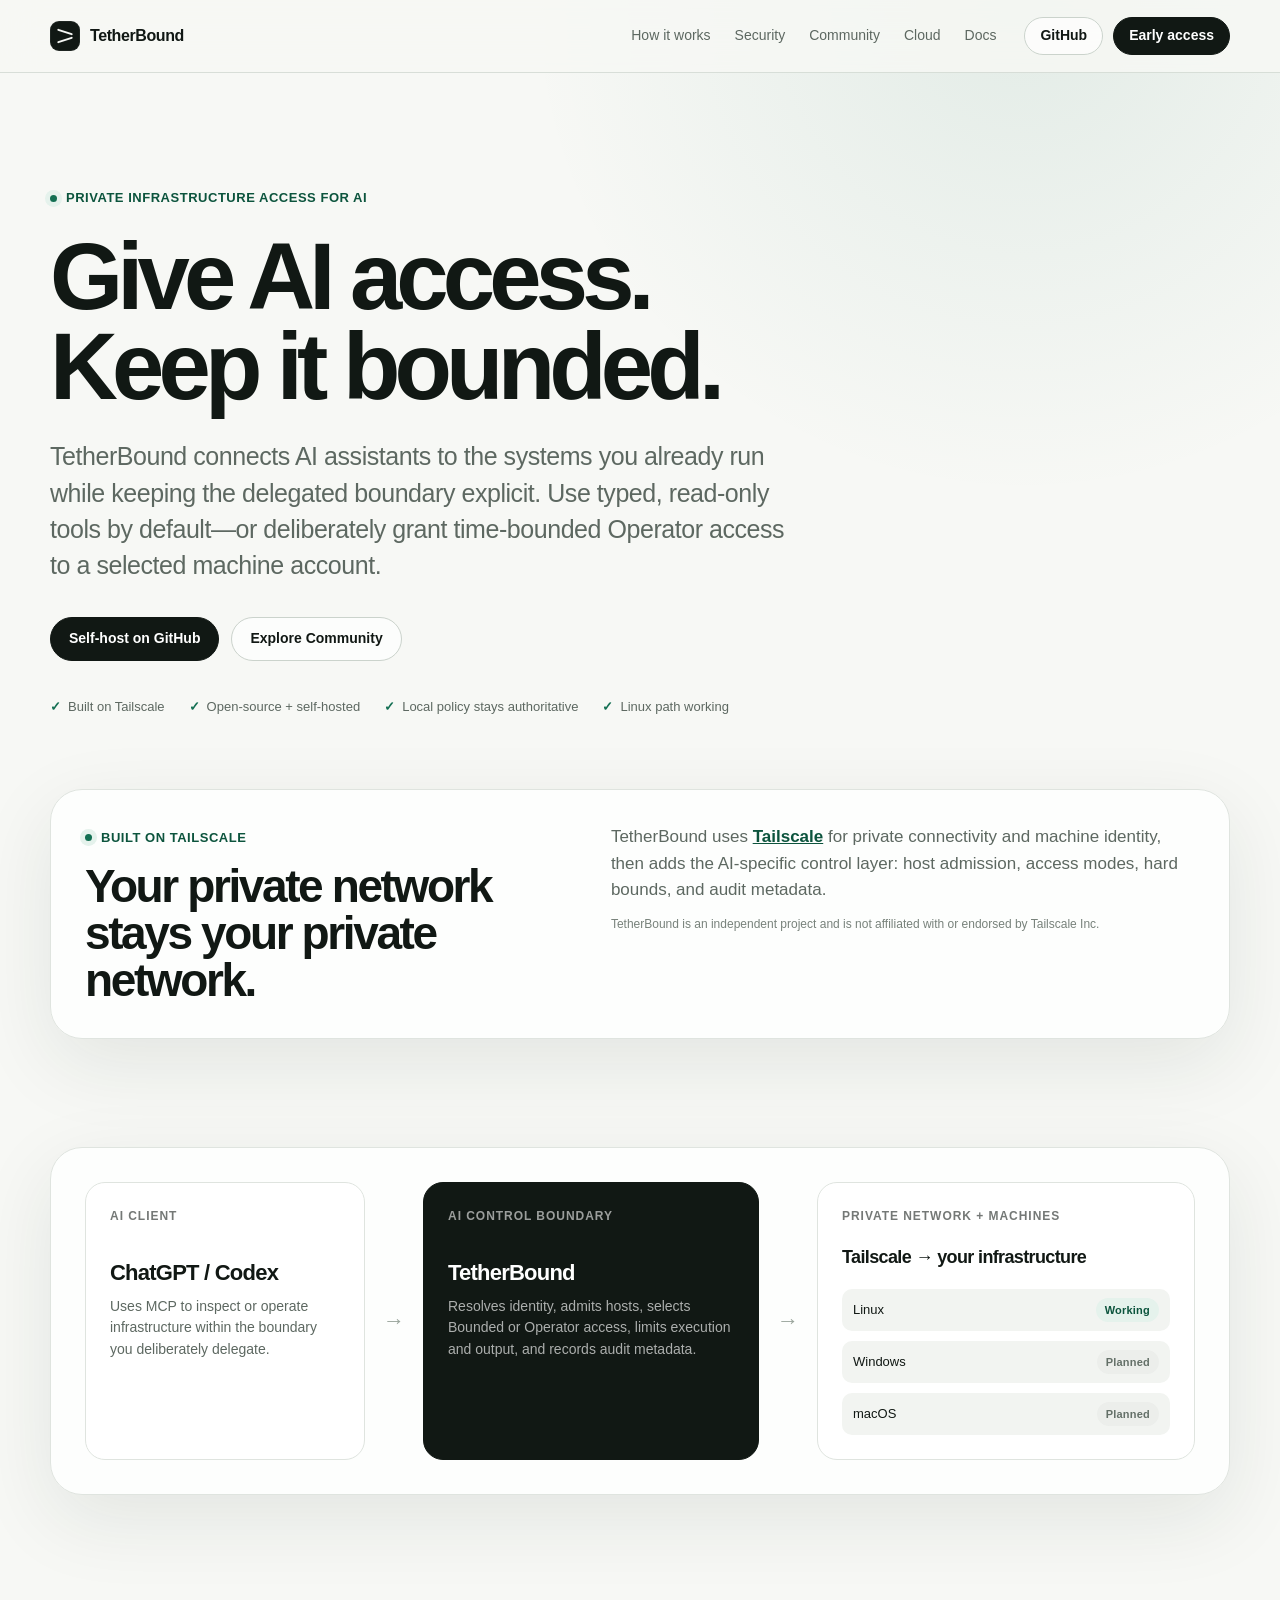
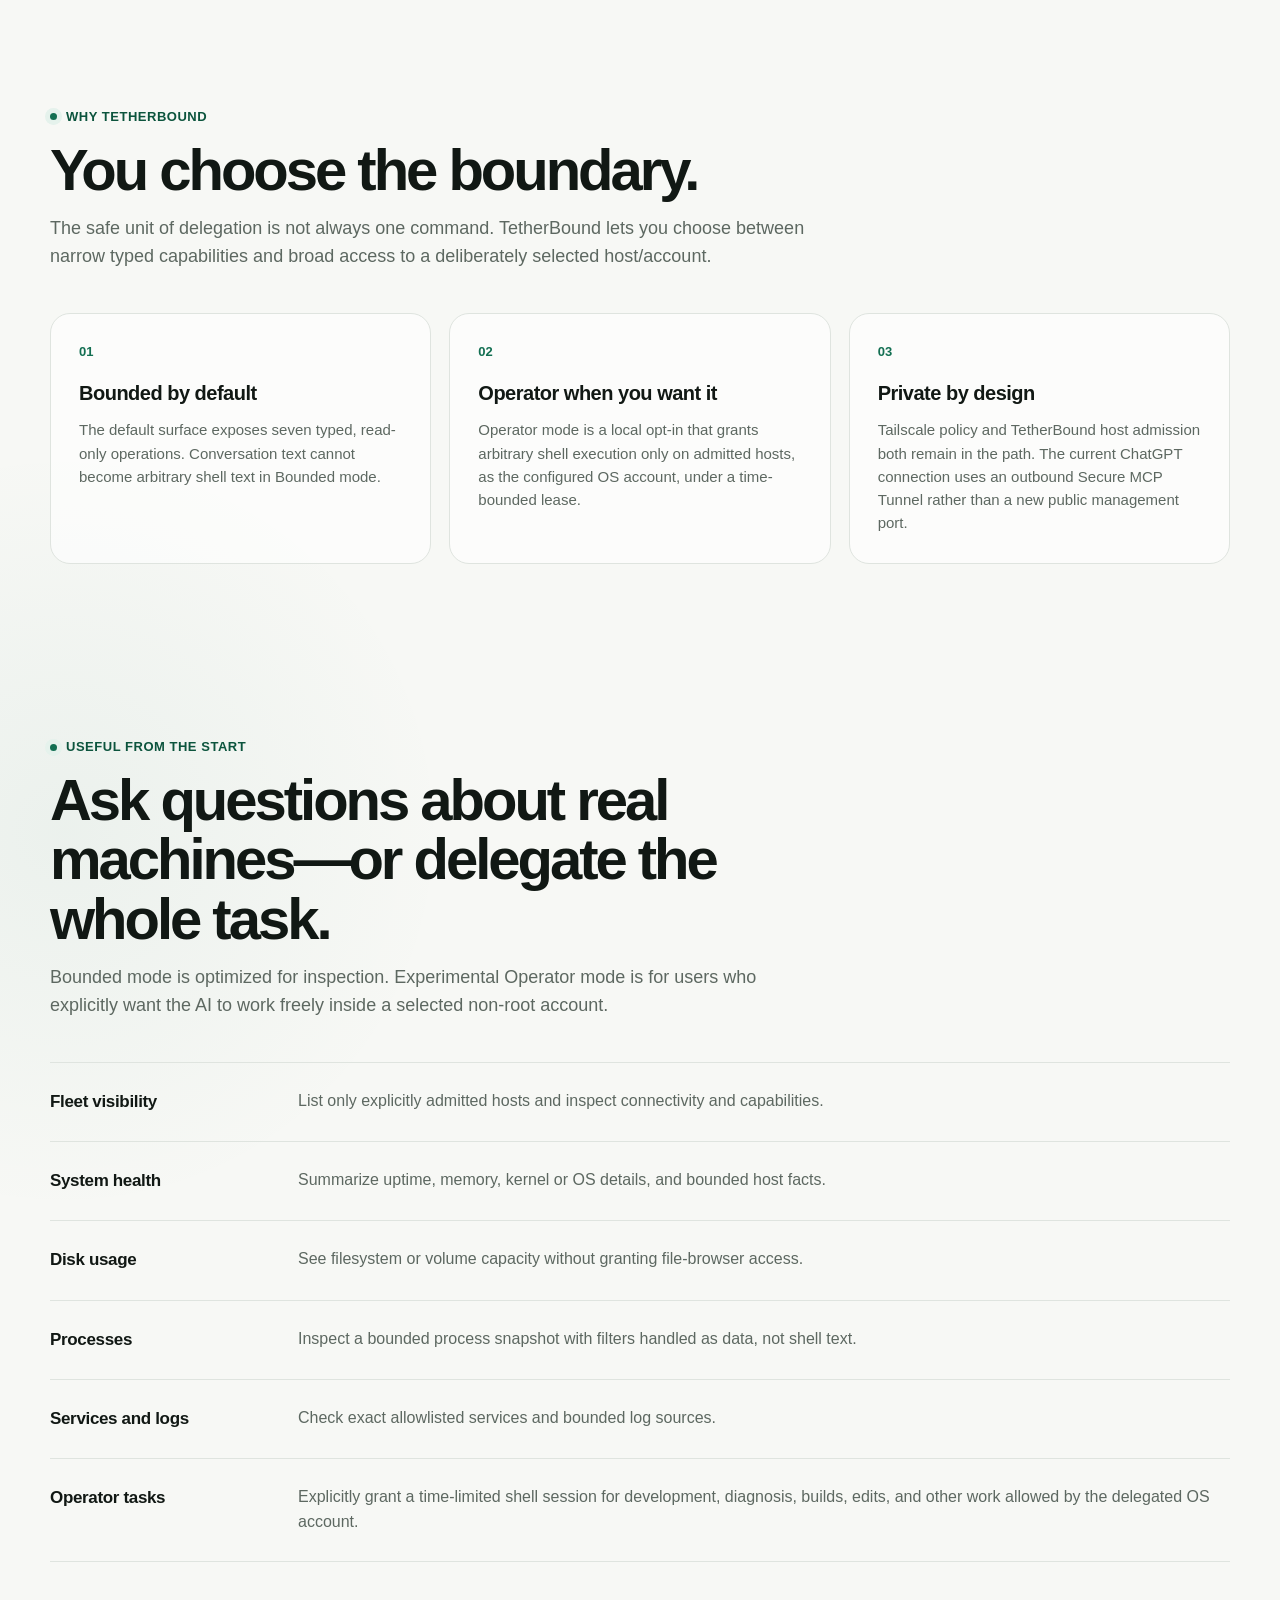
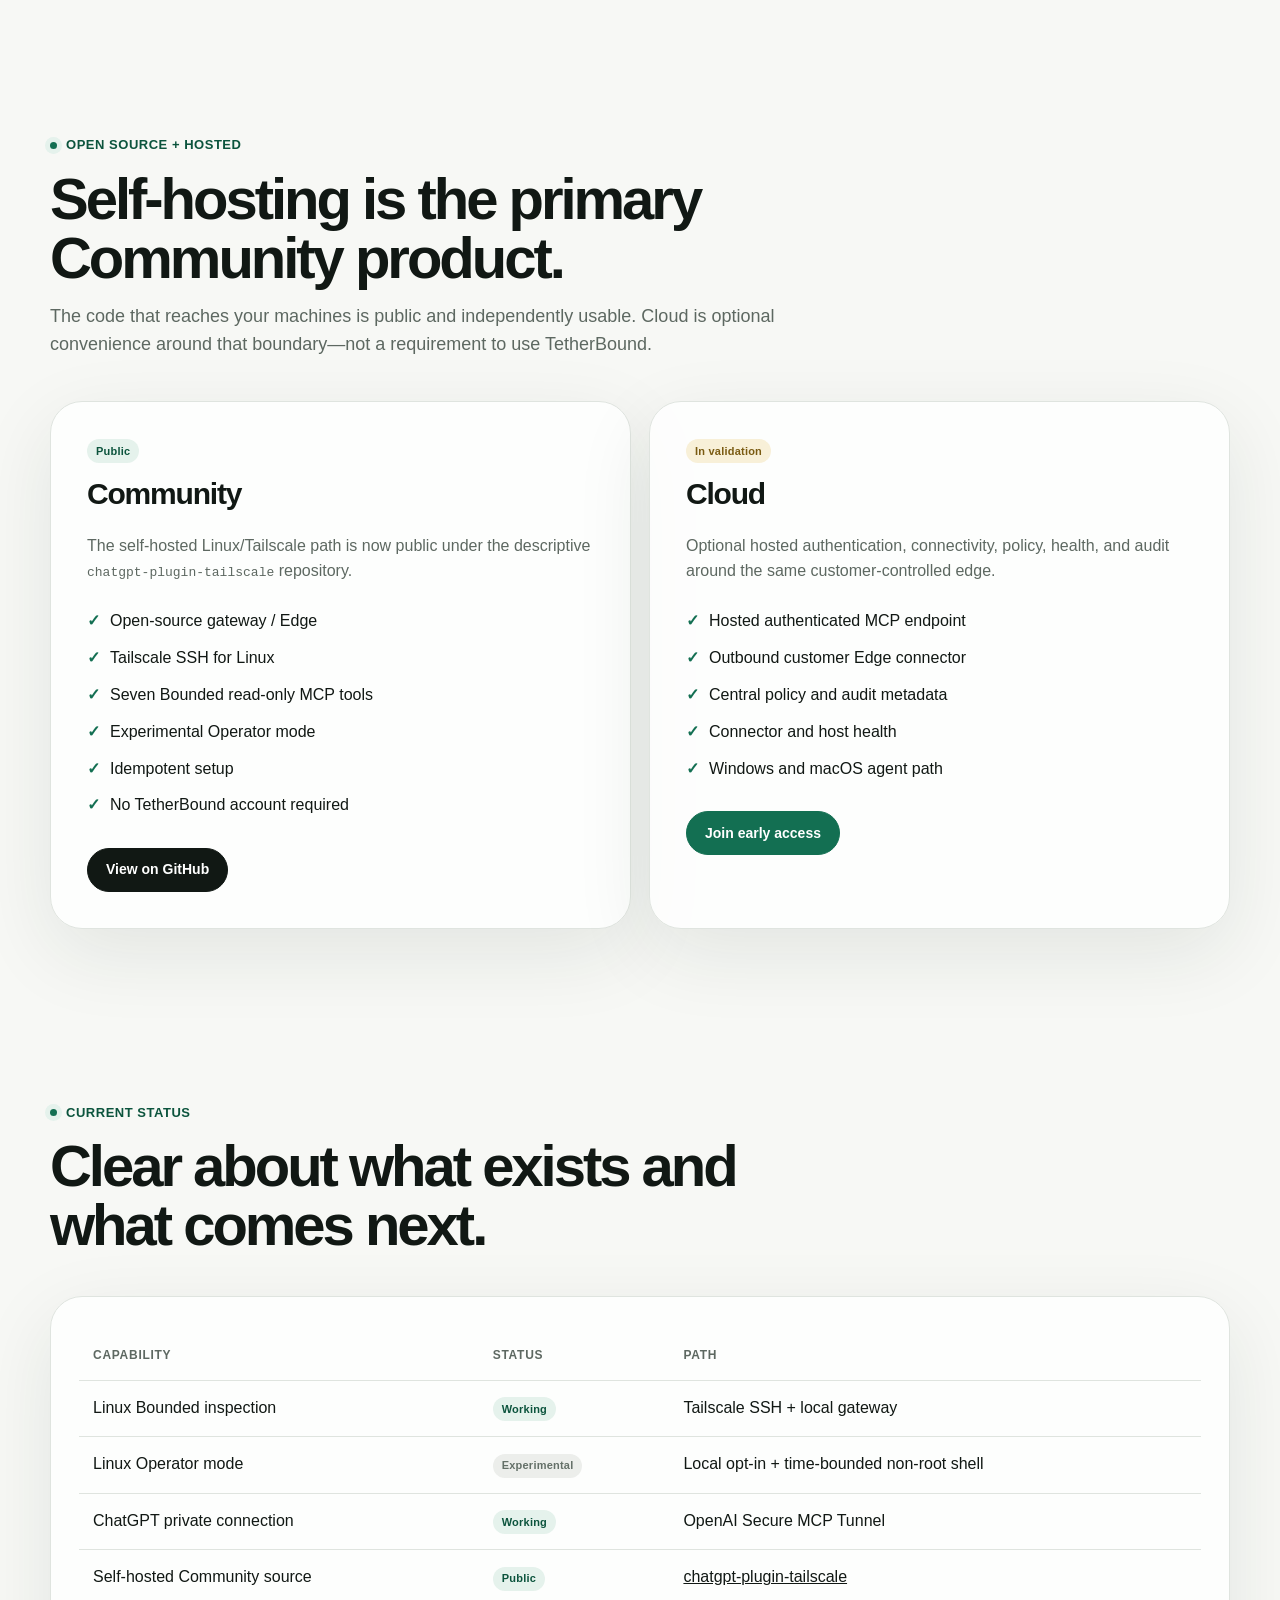
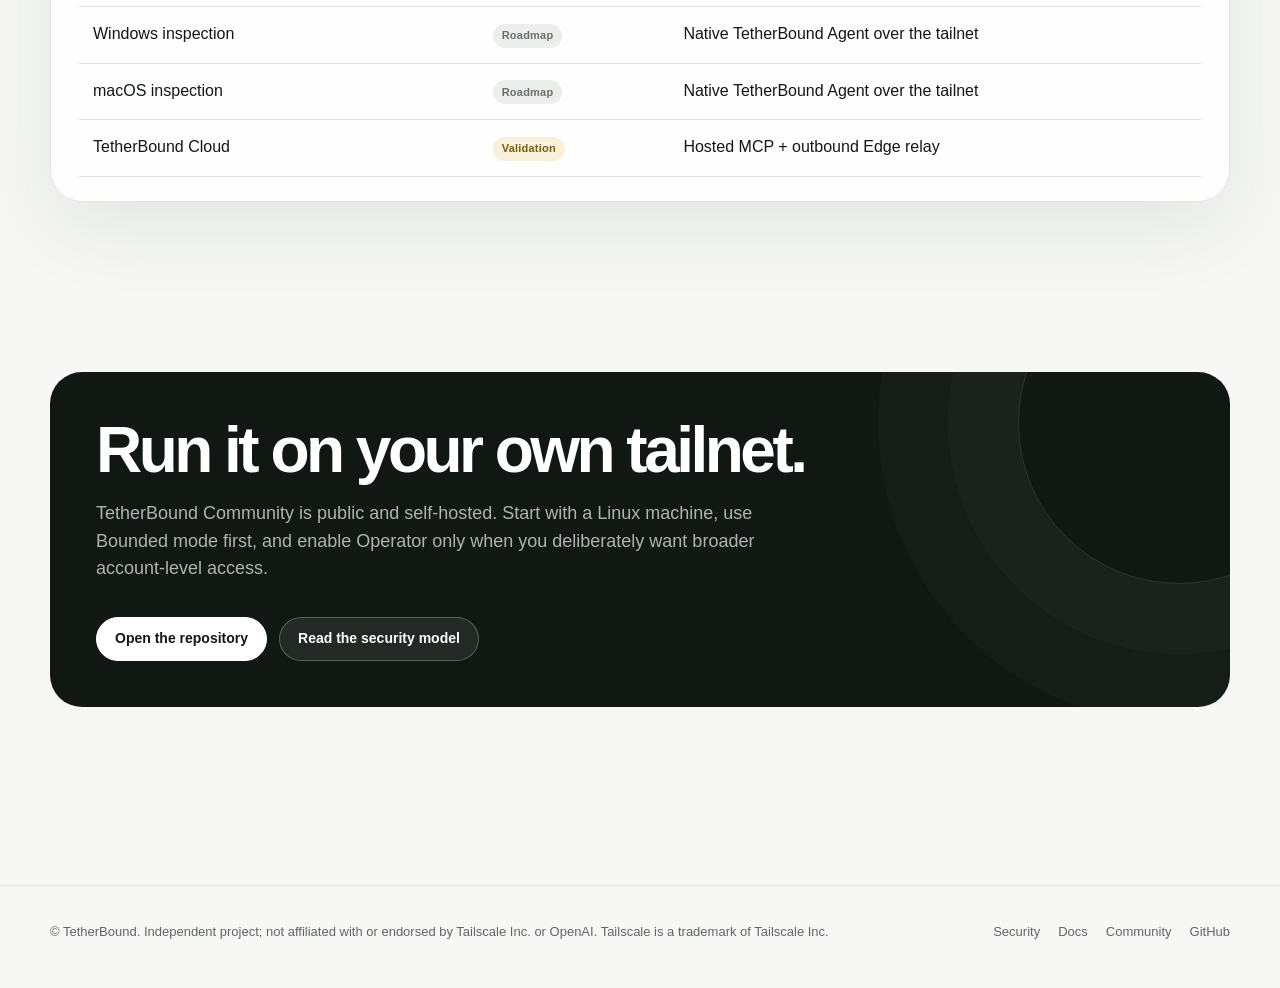
<file: index.html>
<!doctype html>
<html lang="en">
<head>
  <meta charset="utf-8">
  <meta name="viewport" content="width=device-width,initial-scale=1">
  <title>TetherBound — Give AI access. Keep it bounded.</title>
  <meta name="description" content="TetherBound is an open-source, self-hosted MCP gateway for giving AI assistants controlled access to private infrastructure over Tailscale.">
  <meta name="theme-color" content="#111814">
  <meta property="og:type" content="website">
  <meta property="og:title" content="TetherBound — Give AI access. Keep it bounded.">
  <meta property="og:description" content="Open-source, self-hosted AI access to private infrastructure over Tailscale, with bounded tools by default and an explicit Operator mode.">
  <link rel="canonical" href="https://tetherbound.dev/">
  <link rel="stylesheet" href="./styles.css">
</head>
<body>
  <header class="site-header"><div class="container nav"><a class="brand" href="./index.html" aria-label="TetherBound home"><span class="brand-mark" aria-hidden="true"></span><span>TetherBound</span></a><nav class="nav-links" aria-label="Primary navigation"><a href="#how-it-works">How it works</a><a href="./security.html">Security</a><a href="./community.html">Community</a><a href="./cloud.html">Cloud</a><a href="./docs.html">Docs</a></nav><div class="nav-actions"><a class="button small" href="https://github.com/fijimunkii/chatgpt-plugin-tailscale">GitHub</a><a class="button primary small" href="./cloud.html#early-access">Early access</a></div></div></header>
  <main>
    <section class="hero"><div class="container"><div class="eyebrow">Private infrastructure access for AI</div><h1>Give AI access.<br>Keep it bounded.</h1><p class="lede">TetherBound connects AI assistants to the systems you already run while keeping the delegated boundary explicit. Use typed, read-only tools by default—or deliberately grant time-bounded Operator access to a selected machine account.</p><div class="hero-actions"><a class="button primary" href="https://github.com/fijimunkii/chatgpt-plugin-tailscale">Self-host on GitHub</a><a class="button" href="./community.html">Explore Community</a></div><div class="trust-row"><span>Built on Tailscale</span><span>Open-source + self-hosted</span><span>Local policy stays authoritative</span><span>Linux path working</span></div></div></section>

    <section class="section compact foundation-section"><div class="container"><div class="panel foundation-panel"><div><div class="eyebrow">Built on Tailscale</div><h2>Your private network stays your private network.</h2></div><div class="foundation-copy"><p>TetherBound uses <a href="https://tailscale.com/">Tailscale</a> for private connectivity and machine identity, then adds the AI-specific control layer: host admission, access modes, hard bounds, and audit metadata.</p><p class="foundation-note">TetherBound is an independent project and is not affiliated with or endorsed by Tailscale Inc.</p></div></div></div></section>

    <div class="container"><section class="panel architecture" id="how-it-works"><div class="architecture-grid"><div class="node"><div class="node-label">AI client</div><h3>ChatGPT / Codex</h3><p>Uses MCP to inspect or operate infrastructure within the boundary you deliberately delegate.</p></div><div class="arrow">→</div><div class="node dark"><div class="node-label">AI control boundary</div><h3>TetherBound</h3><p>Resolves identity, admits hosts, selects Bounded or Operator access, limits execution and output, and records audit metadata.</p></div><div class="arrow">→</div><div class="node"><div class="node-label">Private network + machines</div><h3 class="network-heading">Tailscale → your infrastructure</h3><div class="platforms"><div class="platform"><span>Linux</span><span class="badge">Working</span></div><div class="platform"><span>Windows</span><span class="badge planned">Planned</span></div><div class="platform"><span>macOS</span><span class="badge planned">Planned</span></div></div></div></div></section></div>
    <section class="section"><div class="container"><div class="section-head"><div class="eyebrow">Why TetherBound</div><h2>You choose the boundary.</h2><p>The safe unit of delegation is not always one command. TetherBound lets you choose between narrow typed capabilities and broad access to a deliberately selected host/account.</p></div><div class="grid-3"><article class="card"><div class="number">01</div><h3>Bounded by default</h3><p>The default surface exposes seven typed, read-only operations. Conversation text cannot become arbitrary shell text in Bounded mode.</p></article><article class="card"><div class="number">02</div><h3>Operator when you want it</h3><p>Operator mode is a local opt-in that grants arbitrary shell execution only on admitted hosts, as the configured OS account, under a time-bounded lease.</p></article><article class="card"><div class="number">03</div><h3>Private by design</h3><p>Tailscale policy and TetherBound host admission both remain in the path. The current ChatGPT connection uses an outbound Secure MCP Tunnel rather than a new public management port.</p></article></div></div></section>
    <section class="section compact"><div class="container"><div class="section-head"><div class="eyebrow">Useful from the start</div><h2>Ask questions about real machines—or delegate the whole task.</h2><p>Bounded mode is optimized for inspection. Experimental Operator mode is for users who explicitly want the AI to work freely inside a selected non-root account.</p></div><div class="feature-list"><div class="feature"><h3>Fleet visibility</h3><p>List only explicitly admitted hosts and inspect connectivity and capabilities.</p></div><div class="feature"><h3>System health</h3><p>Summarize uptime, memory, kernel or OS details, and bounded host facts.</p></div><div class="feature"><h3>Disk usage</h3><p>See filesystem or volume capacity without granting file-browser access.</p></div><div class="feature"><h3>Processes</h3><p>Inspect a bounded process snapshot with filters handled as data, not shell text.</p></div><div class="feature"><h3>Services and logs</h3><p>Check exact allowlisted services and bounded log sources.</p></div><div class="feature"><h3>Operator tasks</h3><p>Explicitly grant a time-limited shell session for development, diagnosis, builds, edits, and other work allowed by the delegated OS account.</p></div></div></div></section>
    <section class="section"><div class="container"><div class="section-head"><div class="eyebrow">Open source + hosted</div><h2>Self-hosting is the primary Community product.</h2><p>The code that reaches your machines is public and independently usable. Cloud is optional convenience around that boundary—not a requirement to use TetherBound.</p></div><div class="split"><article class="panel edition"><span class="badge">Public</span><h3>Community</h3><p>The self-hosted Linux/Tailscale path is now public under the descriptive <code>chatgpt-plugin-tailscale</code> repository.</p><ul><li>Open-source gateway / Edge</li><li>Tailscale SSH for Linux</li><li>Seven Bounded read-only MCP tools</li><li>Experimental Operator mode</li><li>Idempotent setup</li><li>No TetherBound account required</li></ul><a class="button primary" href="https://github.com/fijimunkii/chatgpt-plugin-tailscale">View on GitHub</a></article><article class="panel edition"><span class="badge cloud">In validation</span><h3>Cloud</h3><p>Optional hosted authentication, connectivity, policy, health, and audit around the same customer-controlled edge.</p><ul><li>Hosted authenticated MCP endpoint</li><li>Outbound customer Edge connector</li><li>Central policy and audit metadata</li><li>Connector and host health</li><li>Windows and macOS agent path</li></ul><a class="button accent" href="./cloud.html#early-access">Join early access</a></article></div></div></section>
    <section class="section compact"><div class="container"><div class="section-head"><div class="eyebrow">Current status</div><h2>Clear about what exists and what comes next.</h2></div><div class="panel" style="padding:10px 28px 24px;overflow:auto"><table class="status-table"><thead><tr><th>Capability</th><th>Status</th><th>Path</th></tr></thead><tbody><tr><td>Linux Bounded inspection</td><td><span class="badge">Working</span></td><td>Tailscale SSH + local gateway</td></tr><tr><td>Linux Operator mode</td><td><span class="badge planned">Experimental</span></td><td>Local opt-in + time-bounded non-root shell</td></tr><tr><td>ChatGPT private connection</td><td><span class="badge">Working</span></td><td>OpenAI Secure MCP Tunnel</td></tr><tr><td>Self-hosted Community source</td><td><span class="badge">Public</span></td><td><a href="https://github.com/fijimunkii/chatgpt-plugin-tailscale">chatgpt-plugin-tailscale</a></td></tr><tr><td>Windows inspection</td><td><span class="badge planned">Roadmap</span></td><td>Native TetherBound Agent over the tailnet</td></tr><tr><td>macOS inspection</td><td><span class="badge planned">Roadmap</span></td><td>Native TetherBound Agent over the tailnet</td></tr><tr><td>TetherBound Cloud</td><td><span class="badge cloud">Validation</span></td><td>Hosted MCP + outbound Edge relay</td></tr></tbody></table></div></div></section>
    <section class="section"><div class="container"><div class="callout"><h2>Run it on your own tailnet.</h2><p>TetherBound Community is public and self-hosted. Start with a Linux machine, use Bounded mode first, and enable Operator only when you deliberately want broader account-level access.</p><div class="hero-actions"><a class="button primary" href="https://github.com/fijimunkii/chatgpt-plugin-tailscale">Open the repository</a><a class="button" href="./security.html">Read the security model</a></div></div></div></section>
  </main>
  <footer class="site-footer"><div class="container footer-row"><div>© TetherBound. Independent project; not affiliated with or endorsed by Tailscale Inc. or OpenAI. Tailscale is a trademark of Tailscale Inc.</div><div class="footer-links"><a href="./security.html">Security</a><a href="./docs.html">Docs</a><a href="./community.html">Community</a><a href="https://github.com/fijimunkii/chatgpt-plugin-tailscale">GitHub</a></div></div></footer>
</body>
</html>
</file>
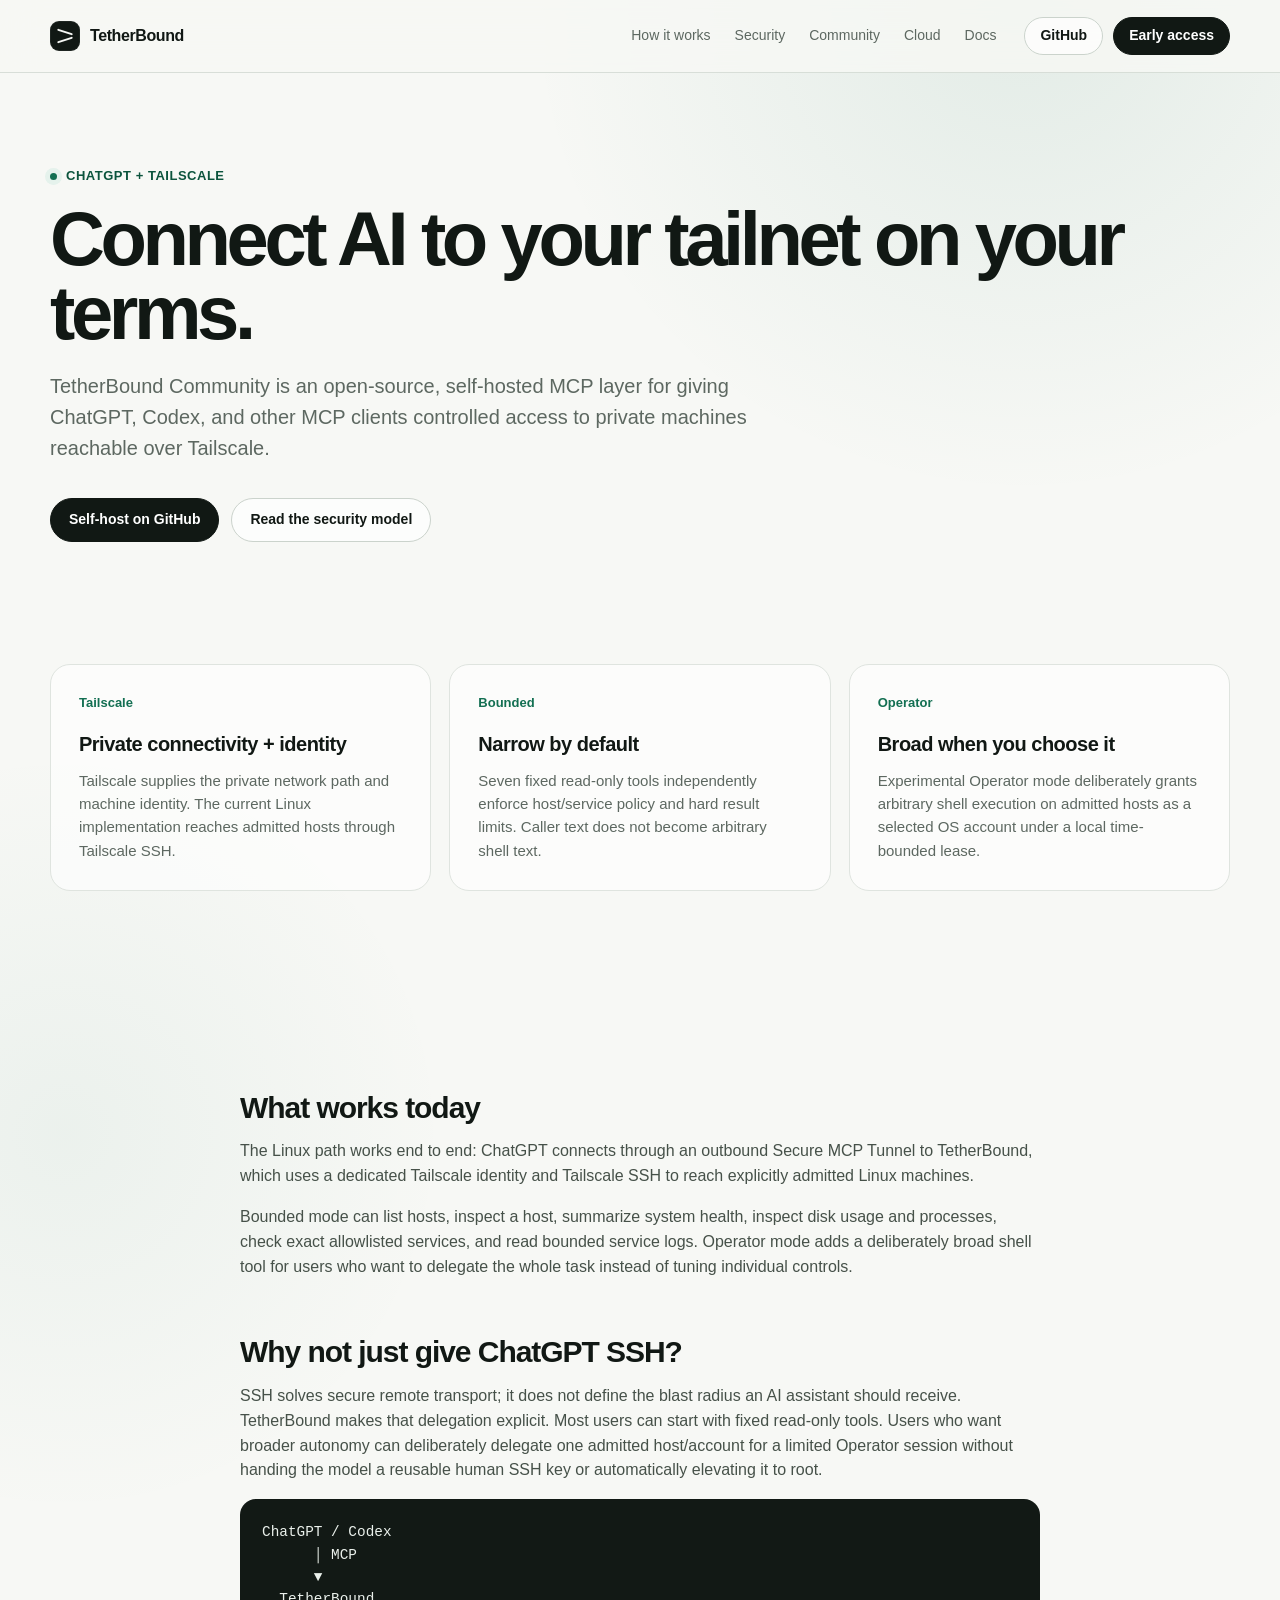
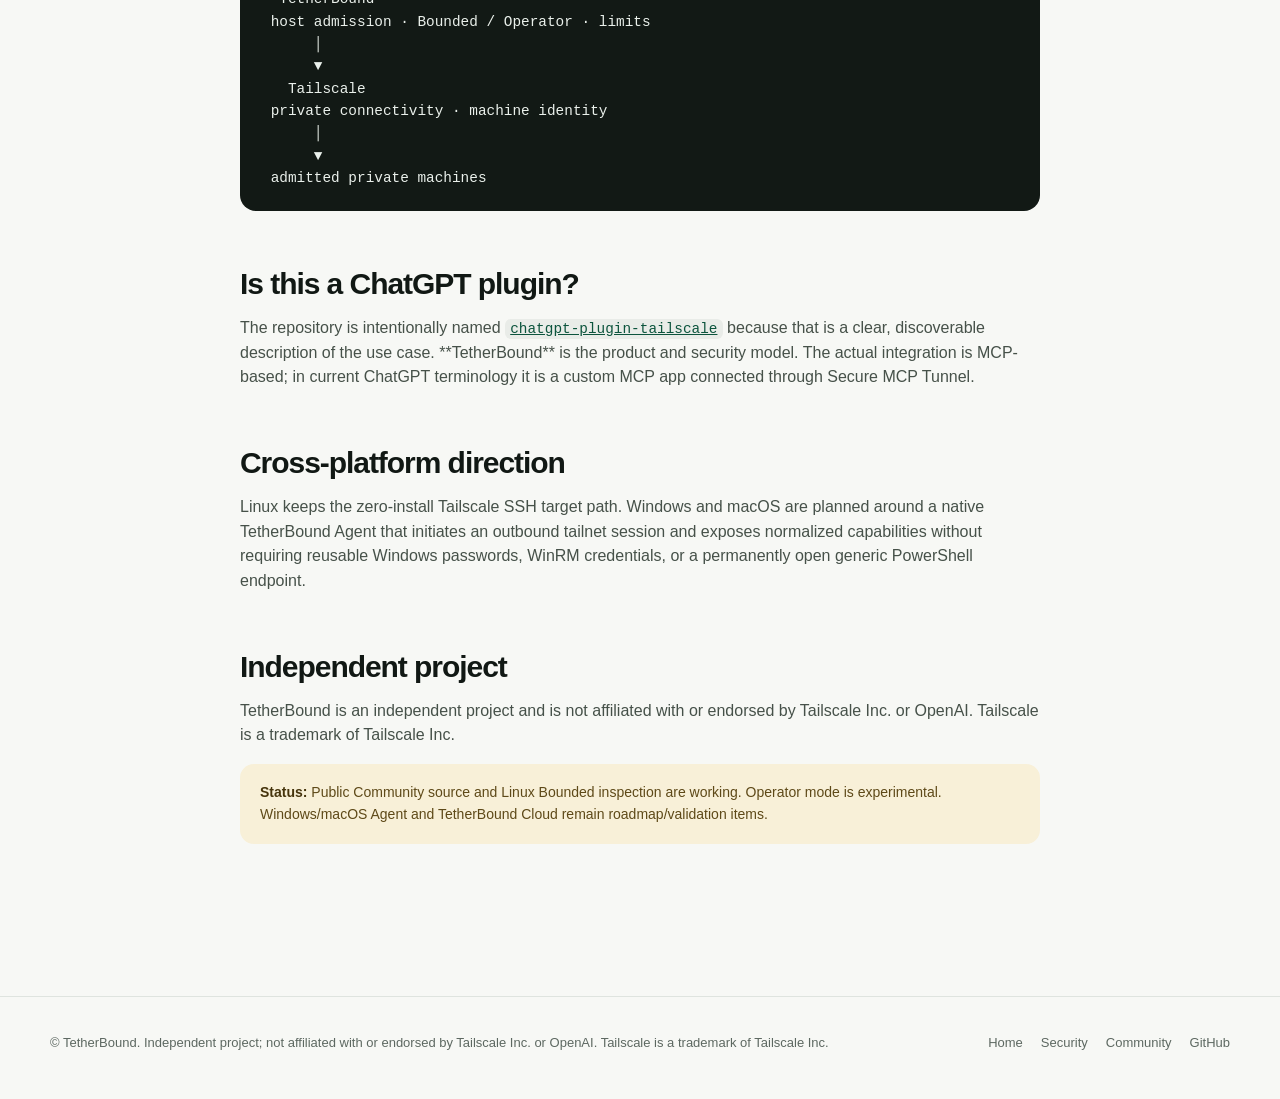
<file: chatgpt-tailscale.html>
<!doctype html><html lang="en"><head><meta charset="utf-8"><meta name="viewport" content="width=device-width,initial-scale=1"><title>ChatGPT + Tailscale MCP — TetherBound</title><meta name="description" content="Use open-source TetherBound Community to give ChatGPT, Codex, and other MCP clients controlled access to private machines over Tailscale."><meta property="og:type" content="website"><meta property="og:title" content="ChatGPT + Tailscale MCP — TetherBound"><meta property="og:description" content="A self-hosted MCP layer for controlled AI access to machines on your Tailscale network."><link rel="canonical" href="https://tetherbound.dev/chatgpt-tailscale.html"><link rel="stylesheet" href="./styles.css"></head><body><header class="site-header"><div class="container nav"><a class="brand" href="./index.html"><span class="brand-mark"></span><span>TetherBound</span></a><nav class="nav-links"><a href="./index.html#how-it-works">How it works</a><a href="./security.html">Security</a><a href="./community.html">Community</a><a href="./cloud.html">Cloud</a><a href="./docs.html">Docs</a></nav><div class="nav-actions"><a class="button small" href="https://github.com/fijimunkii/chatgpt-plugin-tailscale">GitHub</a><a class="button primary small" href="./cloud.html#early-access">Early access</a></div></div></header><main><section class="page-hero"><div class="container"><div class="eyebrow">ChatGPT + Tailscale</div><h1>Connect AI to your tailnet on your terms.</h1><p>TetherBound Community is an open-source, self-hosted MCP layer for giving ChatGPT, Codex, and other MCP clients controlled access to private machines reachable over Tailscale.</p><div class="hero-actions"><a class="button primary" href="https://github.com/fijimunkii/chatgpt-plugin-tailscale">Self-host on GitHub</a><a class="button" href="./security.html">Read the security model</a></div></div></section><section class="section compact"><div class="container"><div class="grid-3"><article class="card"><div class="number">Tailscale</div><h3>Private connectivity + identity</h3><p>Tailscale supplies the private network path and machine identity. The current Linux implementation reaches admitted hosts through Tailscale SSH.</p></article><article class="card"><div class="number">Bounded</div><h3>Narrow by default</h3><p>Seven fixed read-only tools independently enforce host/service policy and hard result limits. Caller text does not become arbitrary shell text.</p></article><article class="card"><div class="number">Operator</div><h3>Broad when you choose it</h3><p>Experimental Operator mode deliberately grants arbitrary shell execution on admitted hosts as a selected OS account under a local time-bounded lease.</p></article></div></div></section><section class="section compact"><div class="container prose"><h2>What works today</h2><p>The Linux path works end to end: ChatGPT connects through an outbound Secure MCP Tunnel to TetherBound, which uses a dedicated Tailscale identity and Tailscale SSH to reach explicitly admitted Linux machines.</p><p>Bounded mode can list hosts, inspect a host, summarize system health, inspect disk usage and processes, check exact allowlisted services, and read bounded service logs. Operator mode adds a deliberately broad shell tool for users who want to delegate the whole task instead of tuning individual controls.</p><h2>Why not just give ChatGPT SSH?</h2><p>SSH solves secure remote transport; it does not define the blast radius an AI assistant should receive. TetherBound makes that delegation explicit. Most users can start with fixed read-only tools. Users who want broader autonomy can deliberately delegate one admitted host/account for a limited Operator session without handing the model a reusable human SSH key or automatically elevating it to root.</p><pre><code>ChatGPT / Codex
      │ MCP
      ▼
  TetherBound
 host admission · Bounded / Operator · limits
      │
      ▼
   Tailscale
 private connectivity · machine identity
      │
      ▼
 admitted private machines</code></pre><h2>Is this a ChatGPT plugin?</h2><p>The repository is intentionally named <a href="https://github.com/fijimunkii/chatgpt-plugin-tailscale"><code>chatgpt-plugin-tailscale</code></a> because that is a clear, discoverable description of the use case. **TetherBound** is the product and security model. The actual integration is MCP-based; in current ChatGPT terminology it is a custom MCP app connected through Secure MCP Tunnel.</p><h2>Cross-platform direction</h2><p>Linux keeps the zero-install Tailscale SSH target path. Windows and macOS are planned around a native TetherBound Agent that initiates an outbound tailnet session and exposes normalized capabilities without requiring reusable Windows passwords, WinRM credentials, or a permanently open generic PowerShell endpoint.</p><h2>Independent project</h2><p>TetherBound is an independent project and is not affiliated with or endorsed by Tailscale Inc. or OpenAI. Tailscale is a trademark of Tailscale Inc.</p><div class="notice"><strong>Status:</strong> Public Community source and Linux Bounded inspection are working. Operator mode is experimental. Windows/macOS Agent and TetherBound Cloud remain roadmap/validation items.</div></div></section></main><footer class="site-footer"><div class="container footer-row"><div>© TetherBound. Independent project; not affiliated with or endorsed by Tailscale Inc. or OpenAI. Tailscale is a trademark of Tailscale Inc.</div><div class="footer-links"><a href="./index.html">Home</a><a href="./security.html">Security</a><a href="./community.html">Community</a><a href="https://github.com/fijimunkii/chatgpt-plugin-tailscale">GitHub</a></div></div></footer></body></html>
</file>
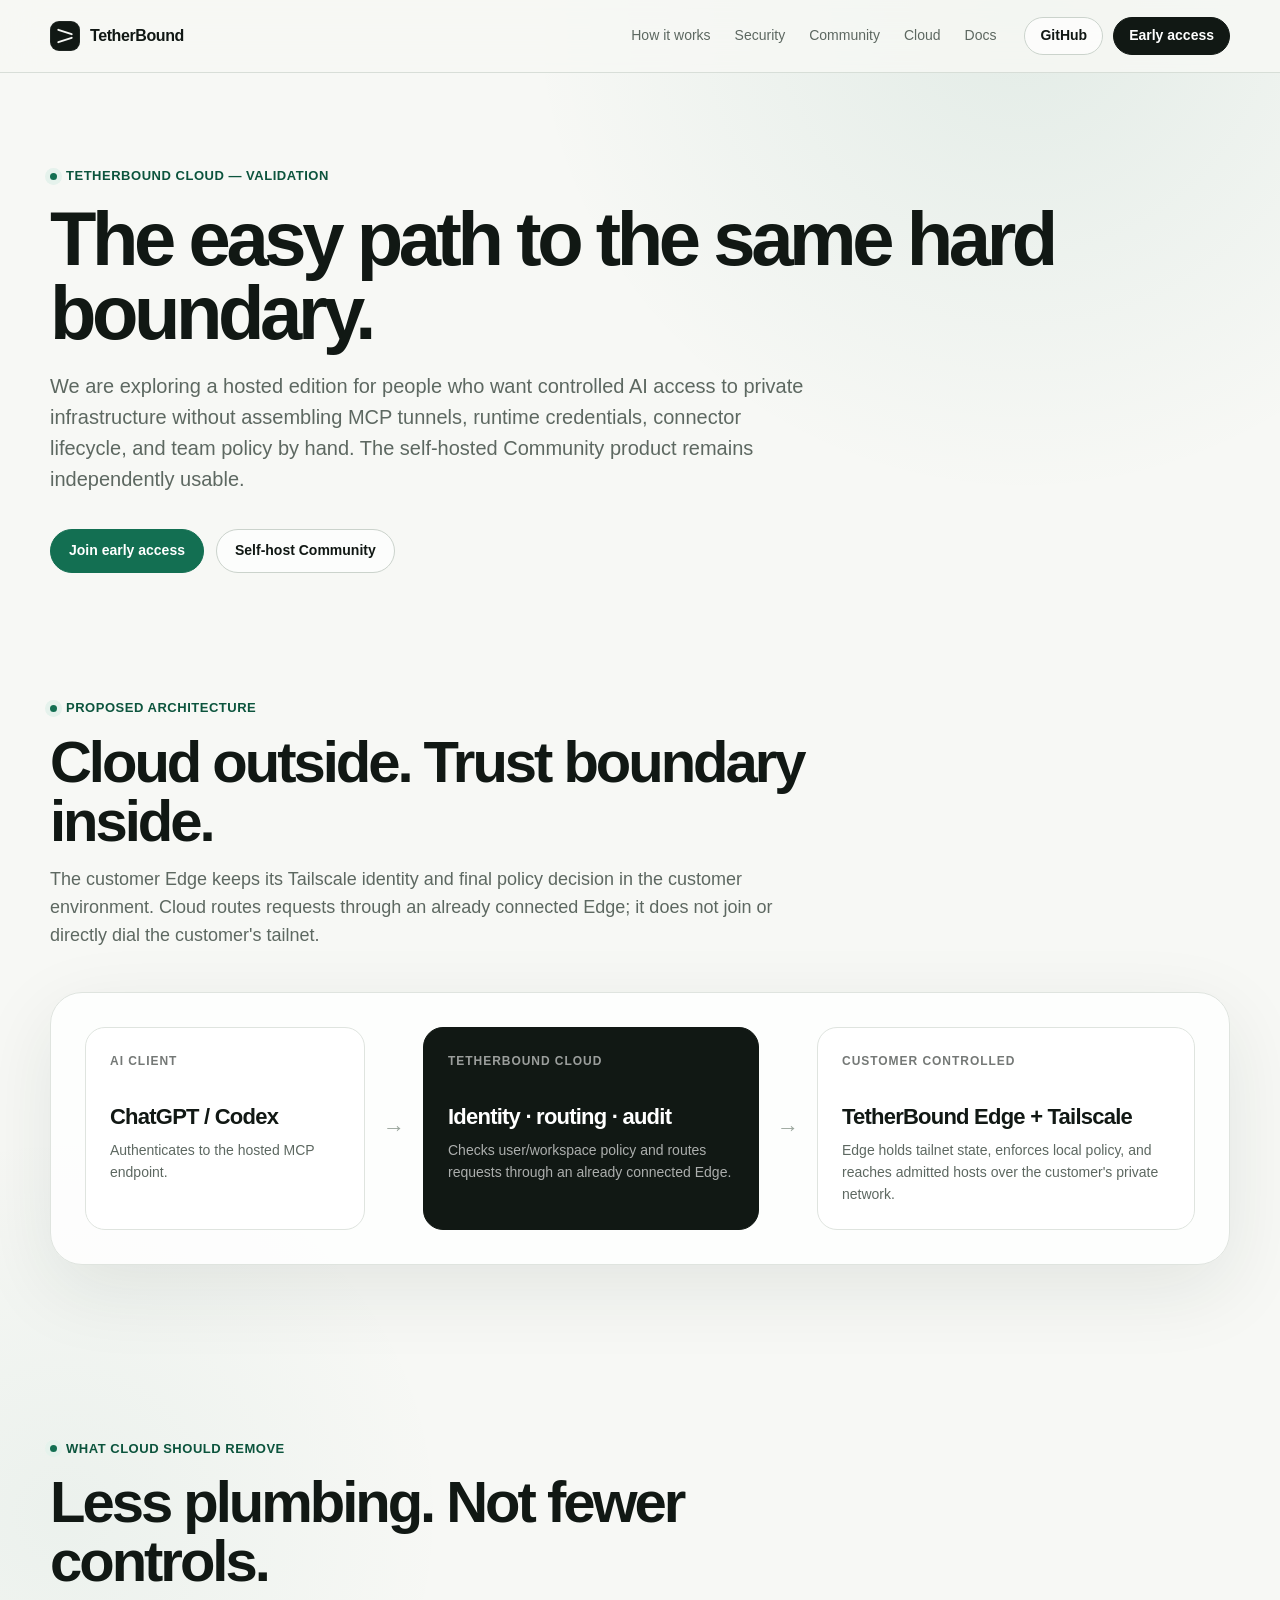
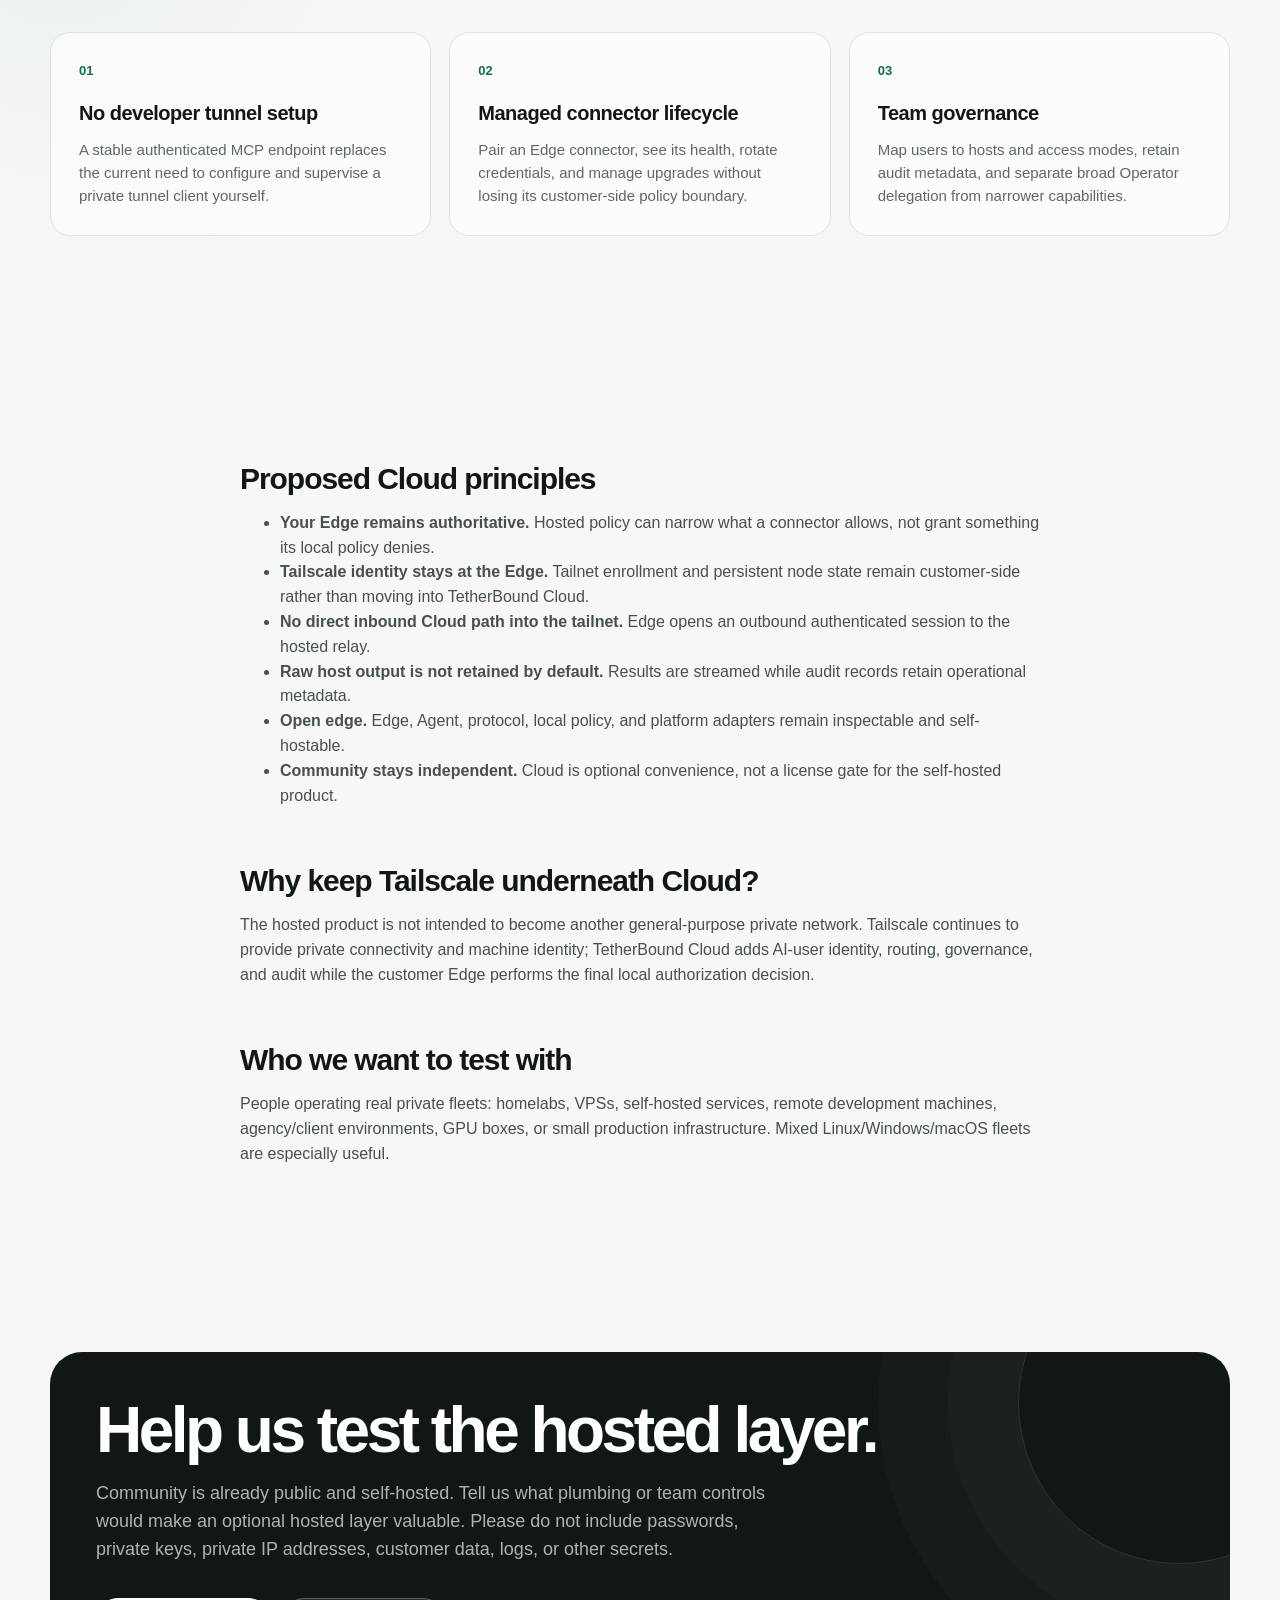
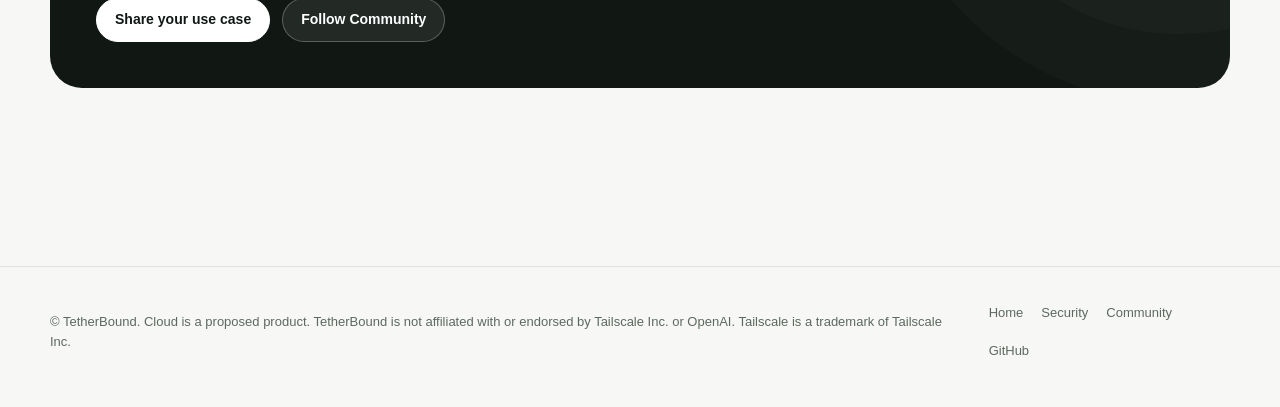
<file: cloud.html>
<!doctype html><html lang="en"><head><meta charset="utf-8"><meta name="viewport" content="width=device-width,initial-scale=1"><title>Cloud early access — TetherBound</title><meta name="description" content="Help validate TetherBound Cloud: hosted connectivity and governance around a customer-controlled Tailscale edge for bounded AI access."><link rel="canonical" href="https://tetherbound.dev/cloud.html"><link rel="stylesheet" href="./styles.css"></head><body><header class="site-header"><div class="container nav"><a class="brand" href="./index.html"><span class="brand-mark"></span><span>TetherBound</span></a><nav class="nav-links"><a href="./index.html#how-it-works">How it works</a><a href="./security.html">Security</a><a href="./community.html">Community</a><a href="./cloud.html">Cloud</a><a href="./docs.html">Docs</a></nav><div class="nav-actions"><a class="button small" href="https://github.com/fijimunkii/chatgpt-plugin-tailscale">GitHub</a><a class="button primary small" href="#early-access">Early access</a></div></div></header><main><section class="page-hero"><div class="container"><div class="eyebrow">TetherBound Cloud — validation</div><h1>The easy path to the same hard boundary.</h1><p>We are exploring a hosted edition for people who want controlled AI access to private infrastructure without assembling MCP tunnels, runtime credentials, connector lifecycle, and team policy by hand. The self-hosted Community product remains independently usable.</p><div class="hero-actions"><a class="button accent" href="#early-access">Join early access</a><a class="button" href="https://github.com/fijimunkii/chatgpt-plugin-tailscale">Self-host Community</a></div></div></section><section class="section compact"><div class="container"><div class="section-head"><div class="eyebrow">Proposed architecture</div><h2>Cloud outside. Trust boundary inside.</h2><p>The customer Edge keeps its Tailscale identity and final policy decision in the customer environment. Cloud routes requests through an already connected Edge; it does not join or directly dial the customer's tailnet.</p></div><div class="panel architecture" style="margin-bottom:0"><div class="architecture-grid"><div class="node"><div class="node-label">AI client</div><h3>ChatGPT / Codex</h3><p>Authenticates to the hosted MCP endpoint.</p></div><div class="arrow">→</div><div class="node dark"><div class="node-label">TetherBound Cloud</div><h3>Identity · routing · audit</h3><p>Checks user/workspace policy and routes requests through an already connected Edge.</p></div><div class="arrow">→</div><div class="node"><div class="node-label">Customer controlled</div><h3>TetherBound Edge + Tailscale</h3><p>Edge holds tailnet state, enforces local policy, and reaches admitted hosts over the customer's private network.</p></div></div></div></div></section><section class="section"><div class="container"><div class="section-head"><div class="eyebrow">What Cloud should remove</div><h2>Less plumbing. Not fewer controls.</h2></div><div class="grid-3"><article class="card"><div class="number">01</div><h3>No developer tunnel setup</h3><p>A stable authenticated MCP endpoint replaces the current need to configure and supervise a private tunnel client yourself.</p></article><article class="card"><div class="number">02</div><h3>Managed connector lifecycle</h3><p>Pair an Edge connector, see its health, rotate credentials, and manage upgrades without losing its customer-side policy boundary.</p></article><article class="card"><div class="number">03</div><h3>Team governance</h3><p>Map users to hosts and access modes, retain audit metadata, and separate broad Operator delegation from narrower capabilities.</p></article></div></div></section><section class="section compact"><div class="container prose"><h2>Proposed Cloud principles</h2><ul><li><strong>Your Edge remains authoritative.</strong> Hosted policy can narrow what a connector allows, not grant something its local policy denies.</li><li><strong>Tailscale identity stays at the Edge.</strong> Tailnet enrollment and persistent node state remain customer-side rather than moving into TetherBound Cloud.</li><li><strong>No direct inbound Cloud path into the tailnet.</strong> Edge opens an outbound authenticated session to the hosted relay.</li><li><strong>Raw host output is not retained by default.</strong> Results are streamed while audit records retain operational metadata.</li><li><strong>Open edge.</strong> Edge, Agent, protocol, local policy, and platform adapters remain inspectable and self-hostable.</li><li><strong>Community stays independent.</strong> Cloud is optional convenience, not a license gate for the self-hosted product.</li></ul><h2>Why keep Tailscale underneath Cloud?</h2><p>The hosted product is not intended to become another general-purpose private network. Tailscale continues to provide private connectivity and machine identity; TetherBound Cloud adds AI-user identity, routing, governance, and audit while the customer Edge performs the final local authorization decision.</p><h2>Who we want to test with</h2><p>People operating real private fleets: homelabs, VPSs, self-hosted services, remote development machines, agency/client environments, GPU boxes, or small production infrastructure. Mixed Linux/Windows/macOS fleets are especially useful.</p></div></section><section class="section" id="early-access"><div class="container"><div class="callout"><h2>Help us test the hosted layer.</h2><p>Community is already public and self-hosted. Tell us what plumbing or team controls would make an optional hosted layer valuable. Please do not include passwords, private keys, private IP addresses, customer data, logs, or other secrets.</p><div class="hero-actions"><a class="button primary" href="https://github.com/fijimunkii/tetherbound-site/issues/new?template=cloud-interest.yml">Share your use case</a><a class="button" href="https://github.com/fijimunkii/chatgpt-plugin-tailscale">Follow Community</a></div></div></div></section></main><footer class="site-footer"><div class="container footer-row"><div>© TetherBound. Cloud is a proposed product. TetherBound is not affiliated with or endorsed by Tailscale Inc. or OpenAI. Tailscale is a trademark of Tailscale Inc.</div><div class="footer-links"><a href="./index.html">Home</a><a href="./security.html">Security</a><a href="./community.html">Community</a><a href="https://github.com/fijimunkii/chatgpt-plugin-tailscale">GitHub</a></div></div></footer></body></html>
</file>
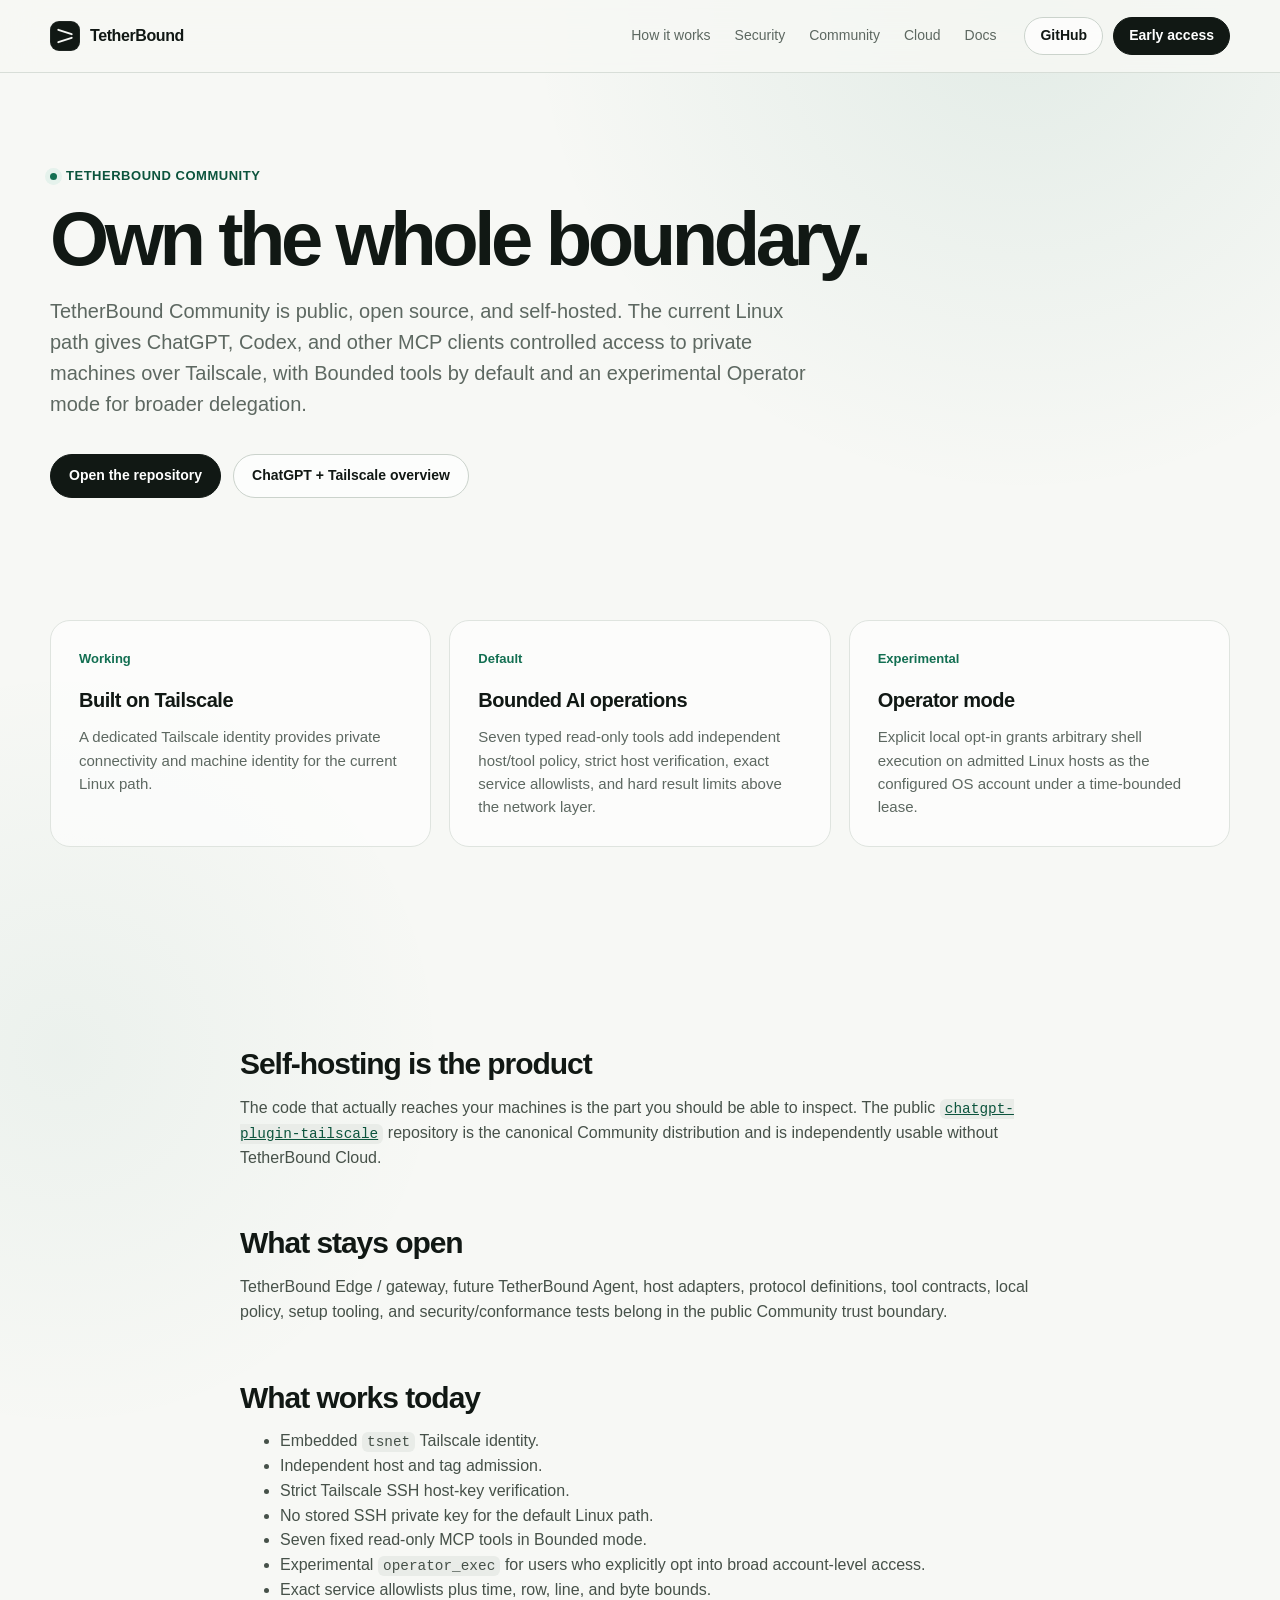
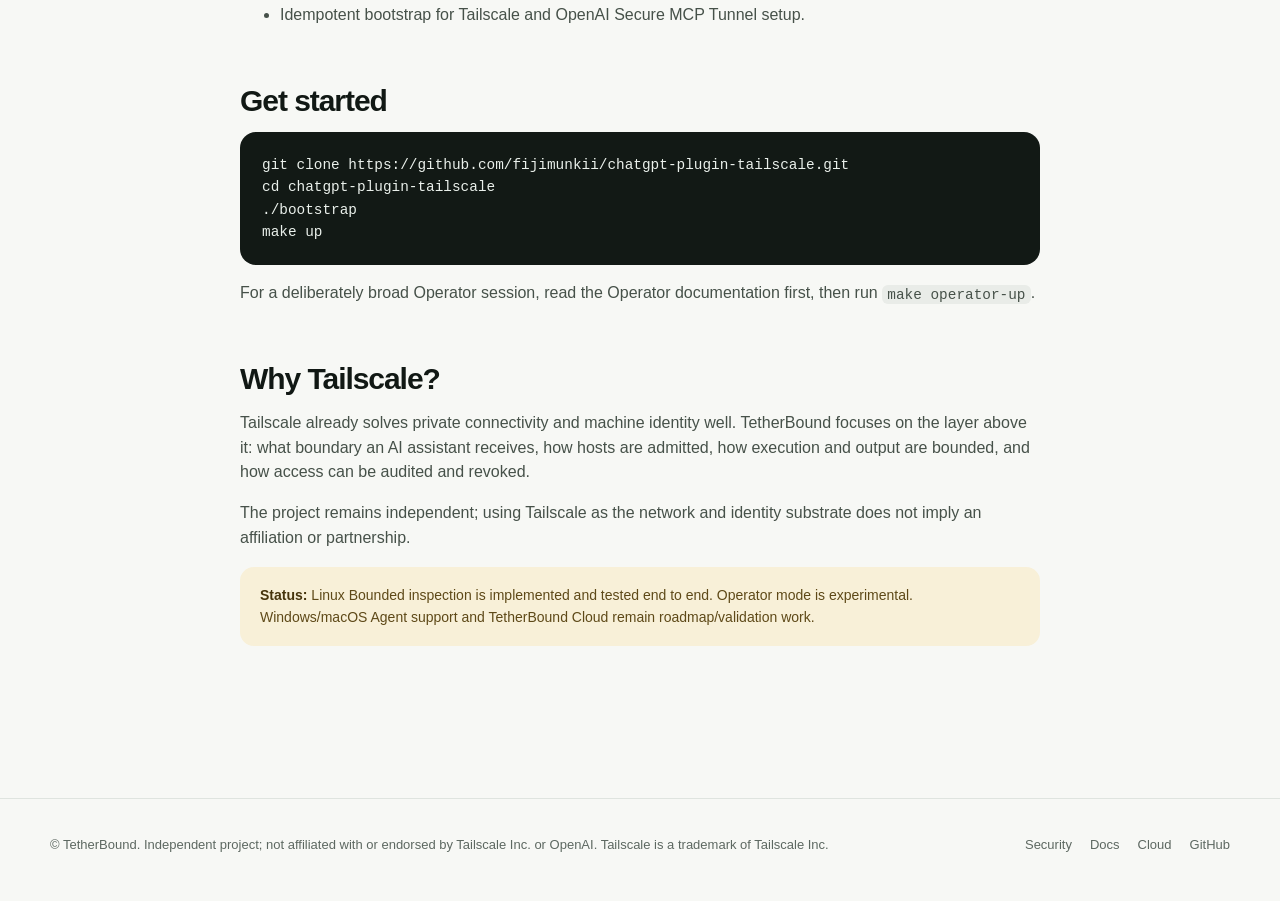
<file: community.html>
<!doctype html><html lang="en"><head><meta charset="utf-8"><meta name="viewport" content="width=device-width,initial-scale=1"><title>Community — TetherBound</title><meta name="description" content="TetherBound Community is the public open-source, self-hosted MCP path for giving ChatGPT, Codex, and other AI clients controlled access to private infrastructure over Tailscale."><link rel="canonical" href="https://tetherbound.dev/community.html"><link rel="stylesheet" href="./styles.css"></head><body><header class="site-header"><div class="container nav"><a class="brand" href="./index.html"><span class="brand-mark"></span><span>TetherBound</span></a><nav class="nav-links"><a href="./index.html#how-it-works">How it works</a><a href="./security.html">Security</a><a href="./community.html">Community</a><a href="./cloud.html">Cloud</a><a href="./docs.html">Docs</a></nav><div class="nav-actions"><a class="button small" href="https://github.com/fijimunkii/chatgpt-plugin-tailscale">GitHub</a><a class="button primary small" href="./cloud.html#early-access">Early access</a></div></div></header><main><section class="page-hero"><div class="container"><div class="eyebrow">TetherBound Community</div><h1>Own the whole boundary.</h1><p>TetherBound Community is public, open source, and self-hosted. The current Linux path gives ChatGPT, Codex, and other MCP clients controlled access to private machines over Tailscale, with Bounded tools by default and an experimental Operator mode for broader delegation.</p><div class="hero-actions"><a class="button primary" href="https://github.com/fijimunkii/chatgpt-plugin-tailscale">Open the repository</a><a class="button" href="./chatgpt-tailscale.html">ChatGPT + Tailscale overview</a></div></div></section><section class="section compact"><div class="container"><div class="grid-3"><article class="card"><div class="number">Working</div><h3>Built on Tailscale</h3><p>A dedicated Tailscale identity provides private connectivity and machine identity for the current Linux path.</p></article><article class="card"><div class="number">Default</div><h3>Bounded AI operations</h3><p>Seven typed read-only tools add independent host/tool policy, strict host verification, exact service allowlists, and hard result limits above the network layer.</p></article><article class="card"><div class="number">Experimental</div><h3>Operator mode</h3><p>Explicit local opt-in grants arbitrary shell execution on admitted Linux hosts as the configured OS account under a time-bounded lease.</p></article></div></div></section><section class="section compact"><div class="container prose"><h2>Self-hosting is the product</h2><p>The code that actually reaches your machines is the part you should be able to inspect. The public <a href="https://github.com/fijimunkii/chatgpt-plugin-tailscale"><code>chatgpt-plugin-tailscale</code></a> repository is the canonical Community distribution and is independently usable without TetherBound Cloud.</p><h2>What stays open</h2><p>TetherBound Edge / gateway, future TetherBound Agent, host adapters, protocol definitions, tool contracts, local policy, setup tooling, and security/conformance tests belong in the public Community trust boundary.</p><h2>What works today</h2><ul><li>Embedded <code>tsnet</code> Tailscale identity.</li><li>Independent host and tag admission.</li><li>Strict Tailscale SSH host-key verification.</li><li>No stored SSH private key for the default Linux path.</li><li>Seven fixed read-only MCP tools in Bounded mode.</li><li>Experimental <code>operator_exec</code> for users who explicitly opt into broad account-level access.</li><li>Exact service allowlists plus time, row, line, and byte bounds.</li><li>Idempotent bootstrap for Tailscale and OpenAI Secure MCP Tunnel setup.</li></ul><h2>Get started</h2><pre><code>git clone https://github.com/fijimunkii/chatgpt-plugin-tailscale.git
cd chatgpt-plugin-tailscale
./bootstrap
make up</code></pre><p>For a deliberately broad Operator session, read the Operator documentation first, then run <code>make operator-up</code>.</p><h2>Why Tailscale?</h2><p>Tailscale already solves private connectivity and machine identity well. TetherBound focuses on the layer above it: what boundary an AI assistant receives, how hosts are admitted, how execution and output are bounded, and how access can be audited and revoked.</p><p>The project remains independent; using Tailscale as the network and identity substrate does not imply an affiliation or partnership.</p><div class="notice"><strong>Status:</strong> Linux Bounded inspection is implemented and tested end to end. Operator mode is experimental. Windows/macOS Agent support and TetherBound Cloud remain roadmap/validation work.</div></div></section></main><footer class="site-footer"><div class="container footer-row"><div>© TetherBound. Independent project; not affiliated with or endorsed by Tailscale Inc. or OpenAI. Tailscale is a trademark of Tailscale Inc.</div><div class="footer-links"><a href="./security.html">Security</a><a href="./docs.html">Docs</a><a href="./cloud.html">Cloud</a><a href="https://github.com/fijimunkii/chatgpt-plugin-tailscale">GitHub</a></div></div></footer></body></html>
</file>
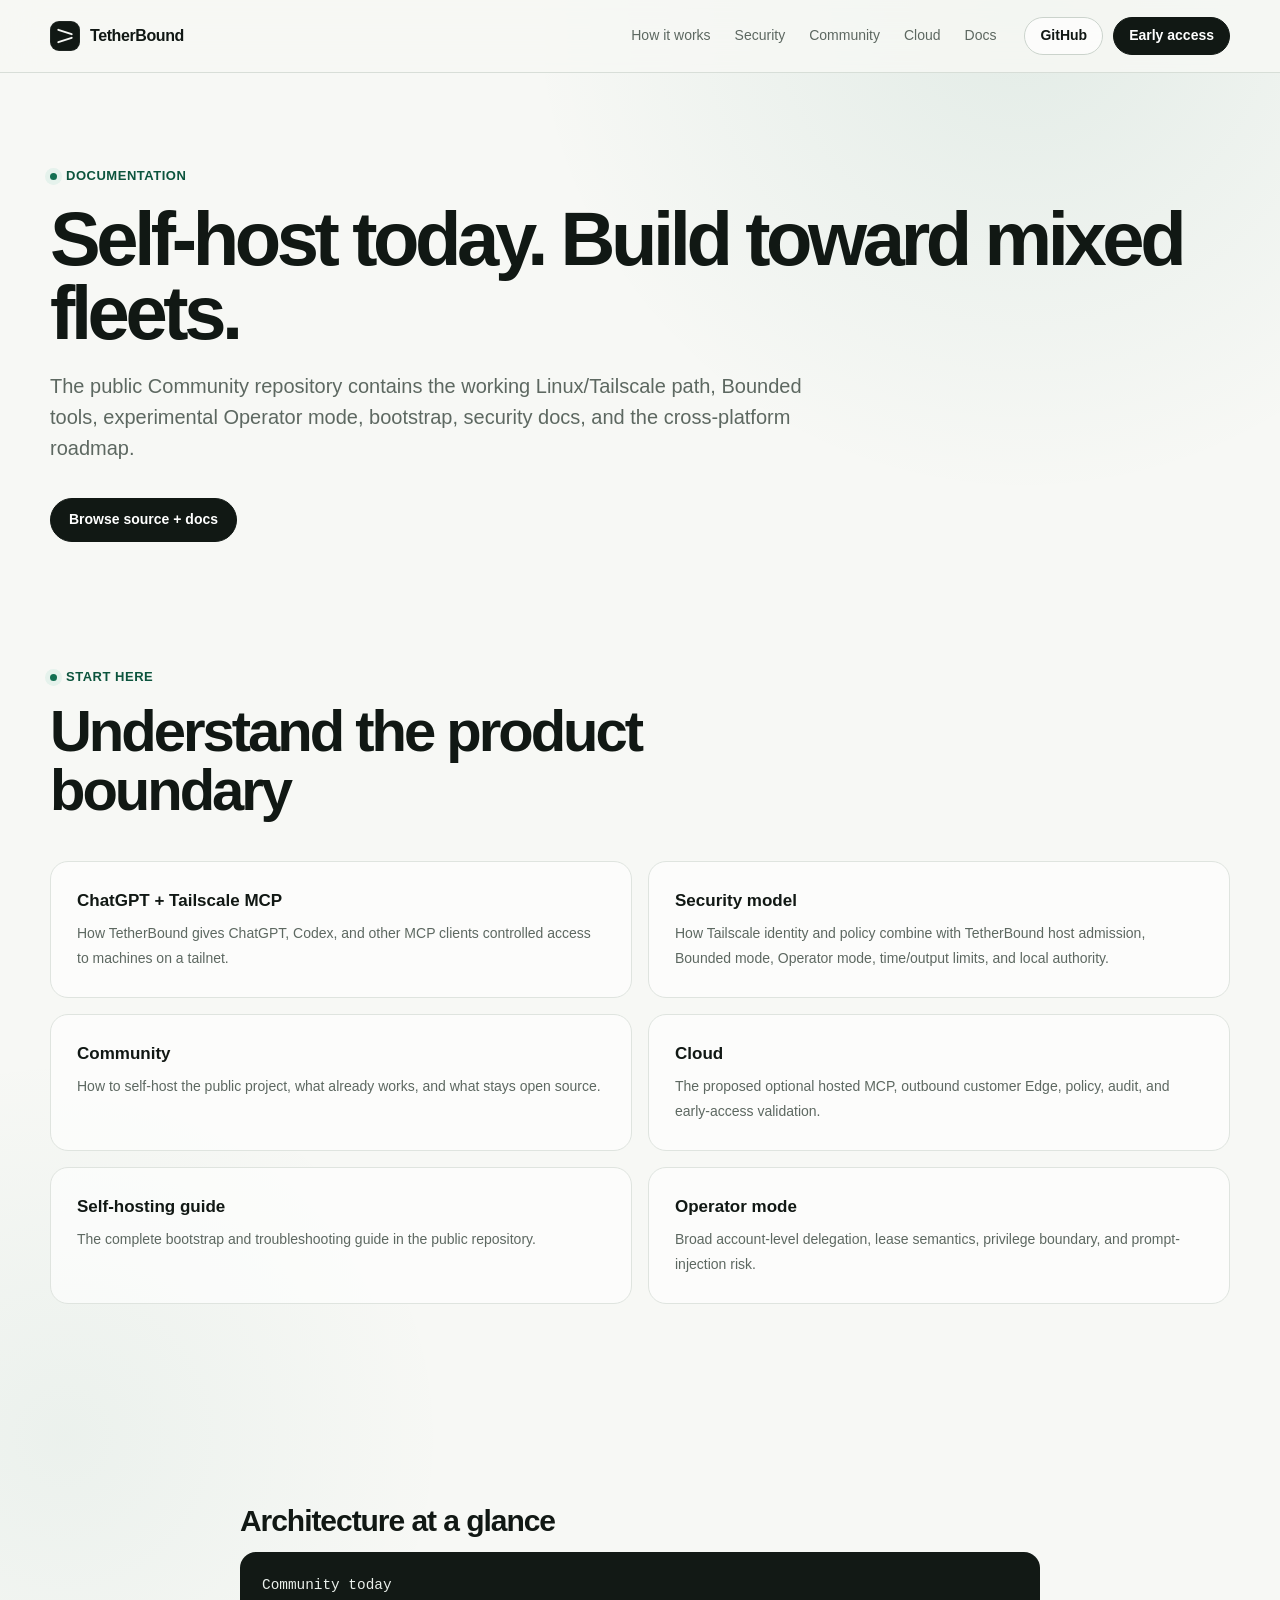
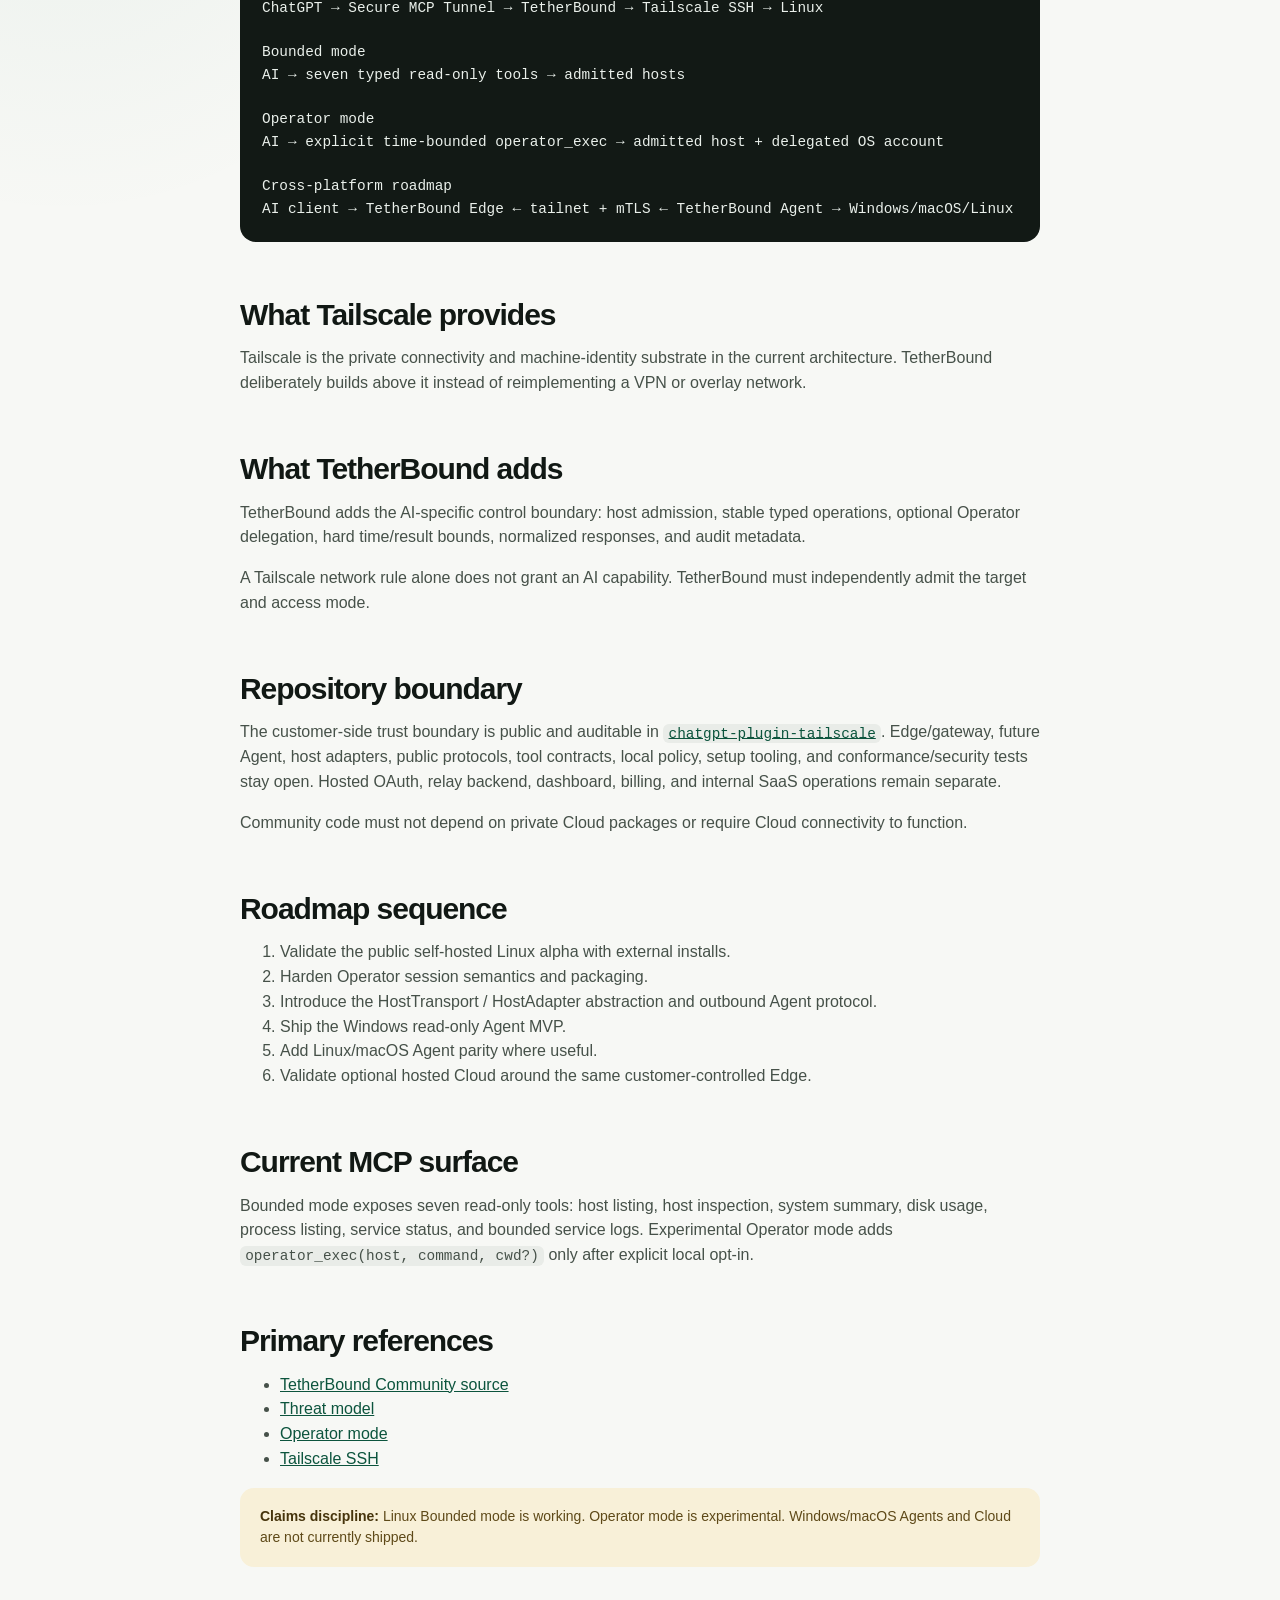
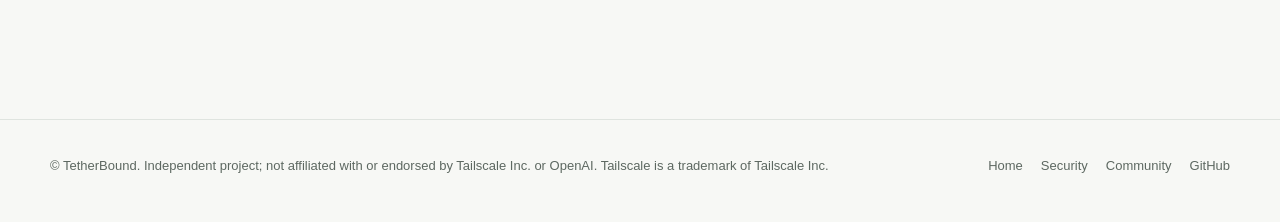
<file: docs.html>
<!doctype html><html lang="en"><head><meta charset="utf-8"><meta name="viewport" content="width=device-width,initial-scale=1"><title>Docs — TetherBound</title><meta name="description" content="Public TetherBound documentation covering ChatGPT + Tailscale MCP access, architecture, security, Community self-hosting, Operator mode, roadmap, and Cloud boundaries."><link rel="canonical" href="https://tetherbound.dev/docs.html"><link rel="stylesheet" href="./styles.css"></head><body><header class="site-header"><div class="container nav"><a class="brand" href="./index.html"><span class="brand-mark"></span><span>TetherBound</span></a><nav class="nav-links"><a href="./index.html#how-it-works">How it works</a><a href="./security.html">Security</a><a href="./community.html">Community</a><a href="./cloud.html">Cloud</a><a href="./docs.html">Docs</a></nav><div class="nav-actions"><a class="button small" href="https://github.com/fijimunkii/chatgpt-plugin-tailscale">GitHub</a><a class="button primary small" href="./cloud.html#early-access">Early access</a></div></div></header><main><section class="page-hero"><div class="container"><div class="eyebrow">Documentation</div><h1>Self-host today. Build toward mixed fleets.</h1><p>The public Community repository contains the working Linux/Tailscale path, Bounded tools, experimental Operator mode, bootstrap, security docs, and the cross-platform roadmap.</p><div class="hero-actions"><a class="button primary" href="https://github.com/fijimunkii/chatgpt-plugin-tailscale">Browse source + docs</a></div></div></section><section class="section compact"><div class="container"><div class="section-head"><div class="eyebrow">Start here</div><h2>Understand the product boundary</h2></div><div class="docs-grid"><a class="doc-link" href="./chatgpt-tailscale.html"><strong>ChatGPT + Tailscale MCP</strong><span>How TetherBound gives ChatGPT, Codex, and other MCP clients controlled access to machines on a tailnet.</span></a><a class="doc-link" href="./security.html"><strong>Security model</strong><span>How Tailscale identity and policy combine with TetherBound host admission, Bounded mode, Operator mode, time/output limits, and local authority.</span></a><a class="doc-link" href="./community.html"><strong>Community</strong><span>How to self-host the public project, what already works, and what stays open source.</span></a><a class="doc-link" href="./cloud.html"><strong>Cloud</strong><span>The proposed optional hosted MCP, outbound customer Edge, policy, audit, and early-access validation.</span></a><a class="doc-link" href="https://github.com/fijimunkii/chatgpt-plugin-tailscale/blob/main/docs/bootstrap.md"><strong>Self-hosting guide</strong><span>The complete bootstrap and troubleshooting guide in the public repository.</span></a><a class="doc-link" href="https://github.com/fijimunkii/chatgpt-plugin-tailscale/blob/main/docs/operator-mode.md"><strong>Operator mode</strong><span>Broad account-level delegation, lease semantics, privilege boundary, and prompt-injection risk.</span></a></div></div></section><section class="section compact"><div class="container prose"><h2>Architecture at a glance</h2><pre><code>Community today
ChatGPT → Secure MCP Tunnel → TetherBound → Tailscale SSH → Linux

Bounded mode
AI → seven typed read-only tools → admitted hosts

Operator mode
AI → explicit time-bounded operator_exec → admitted host + delegated OS account

Cross-platform roadmap
AI client → TetherBound Edge ← tailnet + mTLS ← TetherBound Agent → Windows/macOS/Linux</code></pre><h2>What Tailscale provides</h2><p>Tailscale is the private connectivity and machine-identity substrate in the current architecture. TetherBound deliberately builds above it instead of reimplementing a VPN or overlay network.</p><h2>What TetherBound adds</h2><p>TetherBound adds the AI-specific control boundary: host admission, stable typed operations, optional Operator delegation, hard time/result bounds, normalized responses, and audit metadata.</p><p>A Tailscale network rule alone does not grant an AI capability. TetherBound must independently admit the target and access mode.</p><h2>Repository boundary</h2><p>The customer-side trust boundary is public and auditable in <a href="https://github.com/fijimunkii/chatgpt-plugin-tailscale"><code>chatgpt-plugin-tailscale</code></a>. Edge/gateway, future Agent, host adapters, public protocols, tool contracts, local policy, setup tooling, and conformance/security tests stay open. Hosted OAuth, relay backend, dashboard, billing, and internal SaaS operations remain separate.</p><p>Community code must not depend on private Cloud packages or require Cloud connectivity to function.</p><h2>Roadmap sequence</h2><ol><li>Validate the public self-hosted Linux alpha with external installs.</li><li>Harden Operator session semantics and packaging.</li><li>Introduce the HostTransport / HostAdapter abstraction and outbound Agent protocol.</li><li>Ship the Windows read-only Agent MVP.</li><li>Add Linux/macOS Agent parity where useful.</li><li>Validate optional hosted Cloud around the same customer-controlled Edge.</li></ol><h2>Current MCP surface</h2><p>Bounded mode exposes seven read-only tools: host listing, host inspection, system summary, disk usage, process listing, service status, and bounded service logs. Experimental Operator mode adds <code>operator_exec(host, command, cwd?)</code> only after explicit local opt-in.</p><h2>Primary references</h2><ul><li><a href="https://github.com/fijimunkii/chatgpt-plugin-tailscale">TetherBound Community source</a></li><li><a href="https://github.com/fijimunkii/chatgpt-plugin-tailscale/blob/main/docs/threat-model.md">Threat model</a></li><li><a href="https://github.com/fijimunkii/chatgpt-plugin-tailscale/blob/main/docs/operator-mode.md">Operator mode</a></li><li><a href="https://tailscale.com/docs/features/tailscale-ssh">Tailscale SSH</a></li></ul><div class="notice"><strong>Claims discipline:</strong> Linux Bounded mode is working. Operator mode is experimental. Windows/macOS Agents and Cloud are not currently shipped.</div></div></section></main><footer class="site-footer"><div class="container footer-row"><div>© TetherBound. Independent project; not affiliated with or endorsed by Tailscale Inc. or OpenAI. Tailscale is a trademark of Tailscale Inc.</div><div class="footer-links"><a href="./index.html">Home</a><a href="./security.html">Security</a><a href="./community.html">Community</a><a href="https://github.com/fijimunkii/chatgpt-plugin-tailscale">GitHub</a></div></div></footer></body></html>
</file>
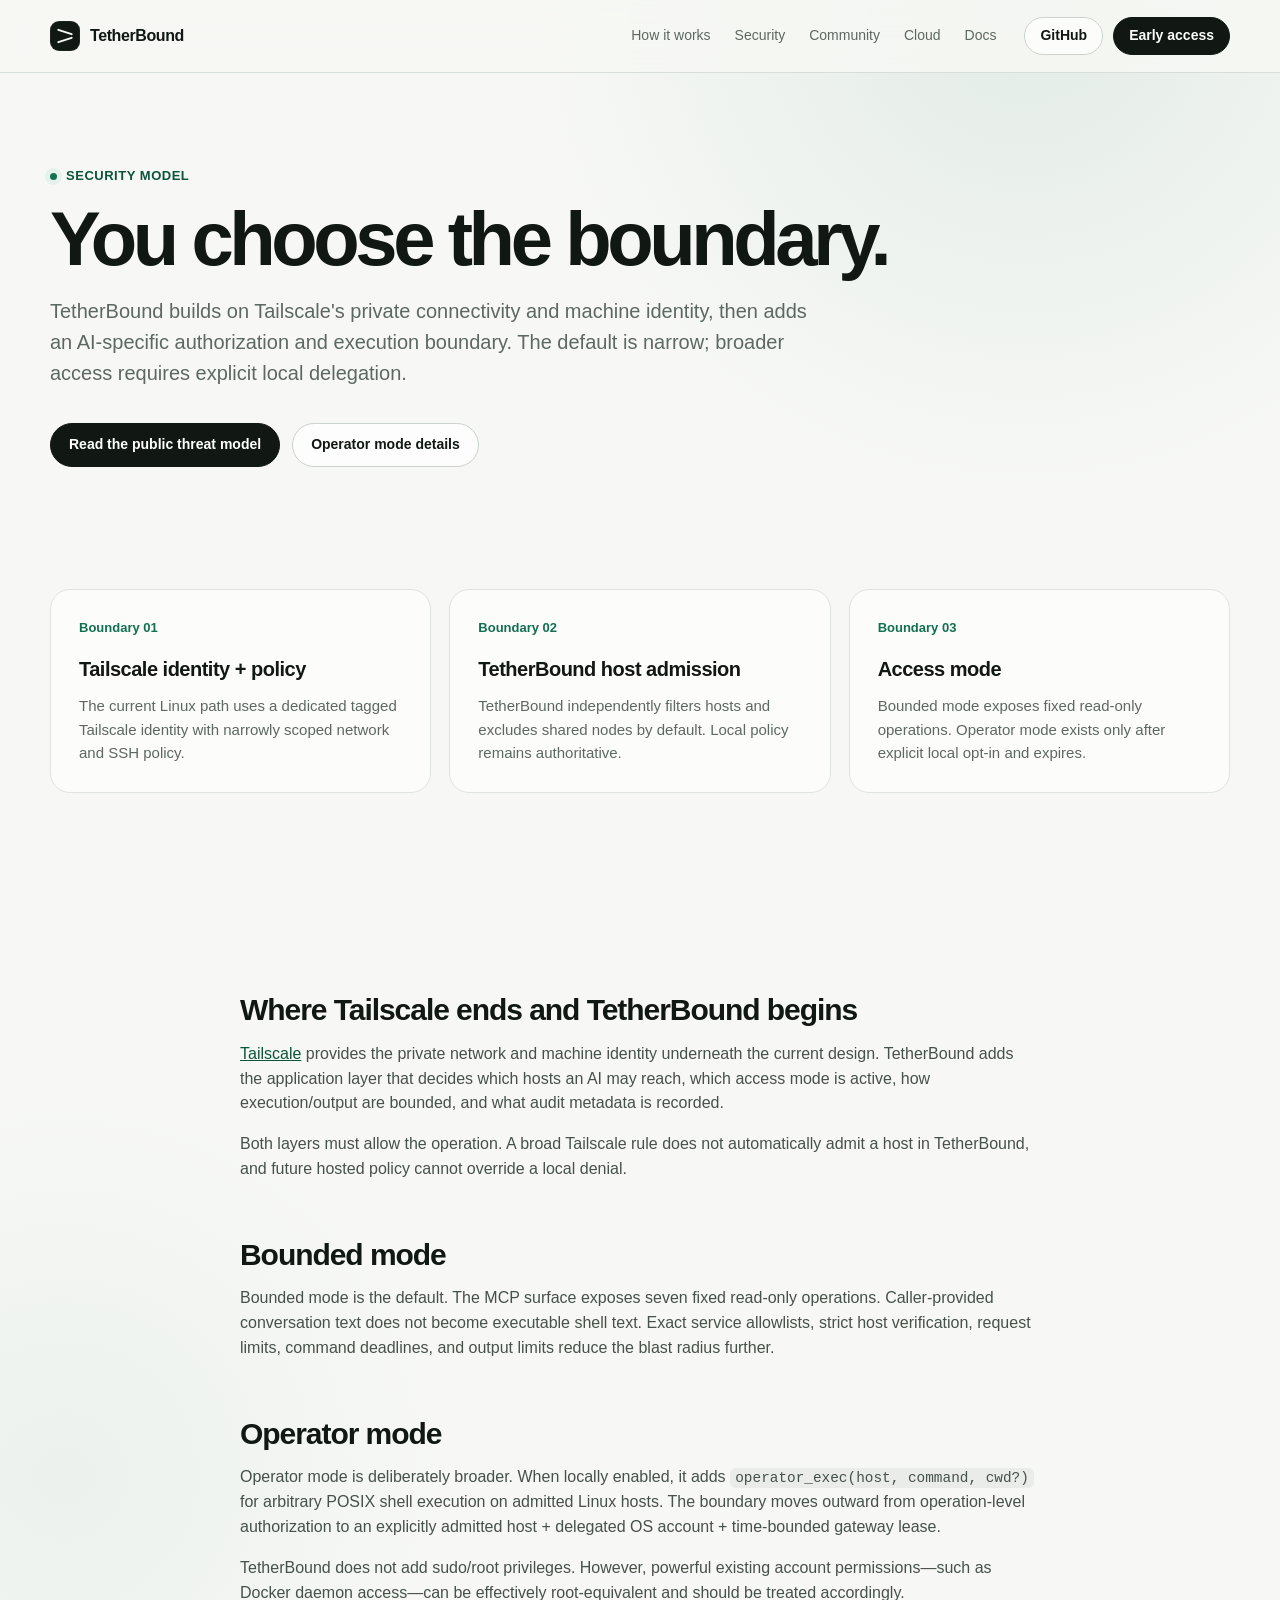
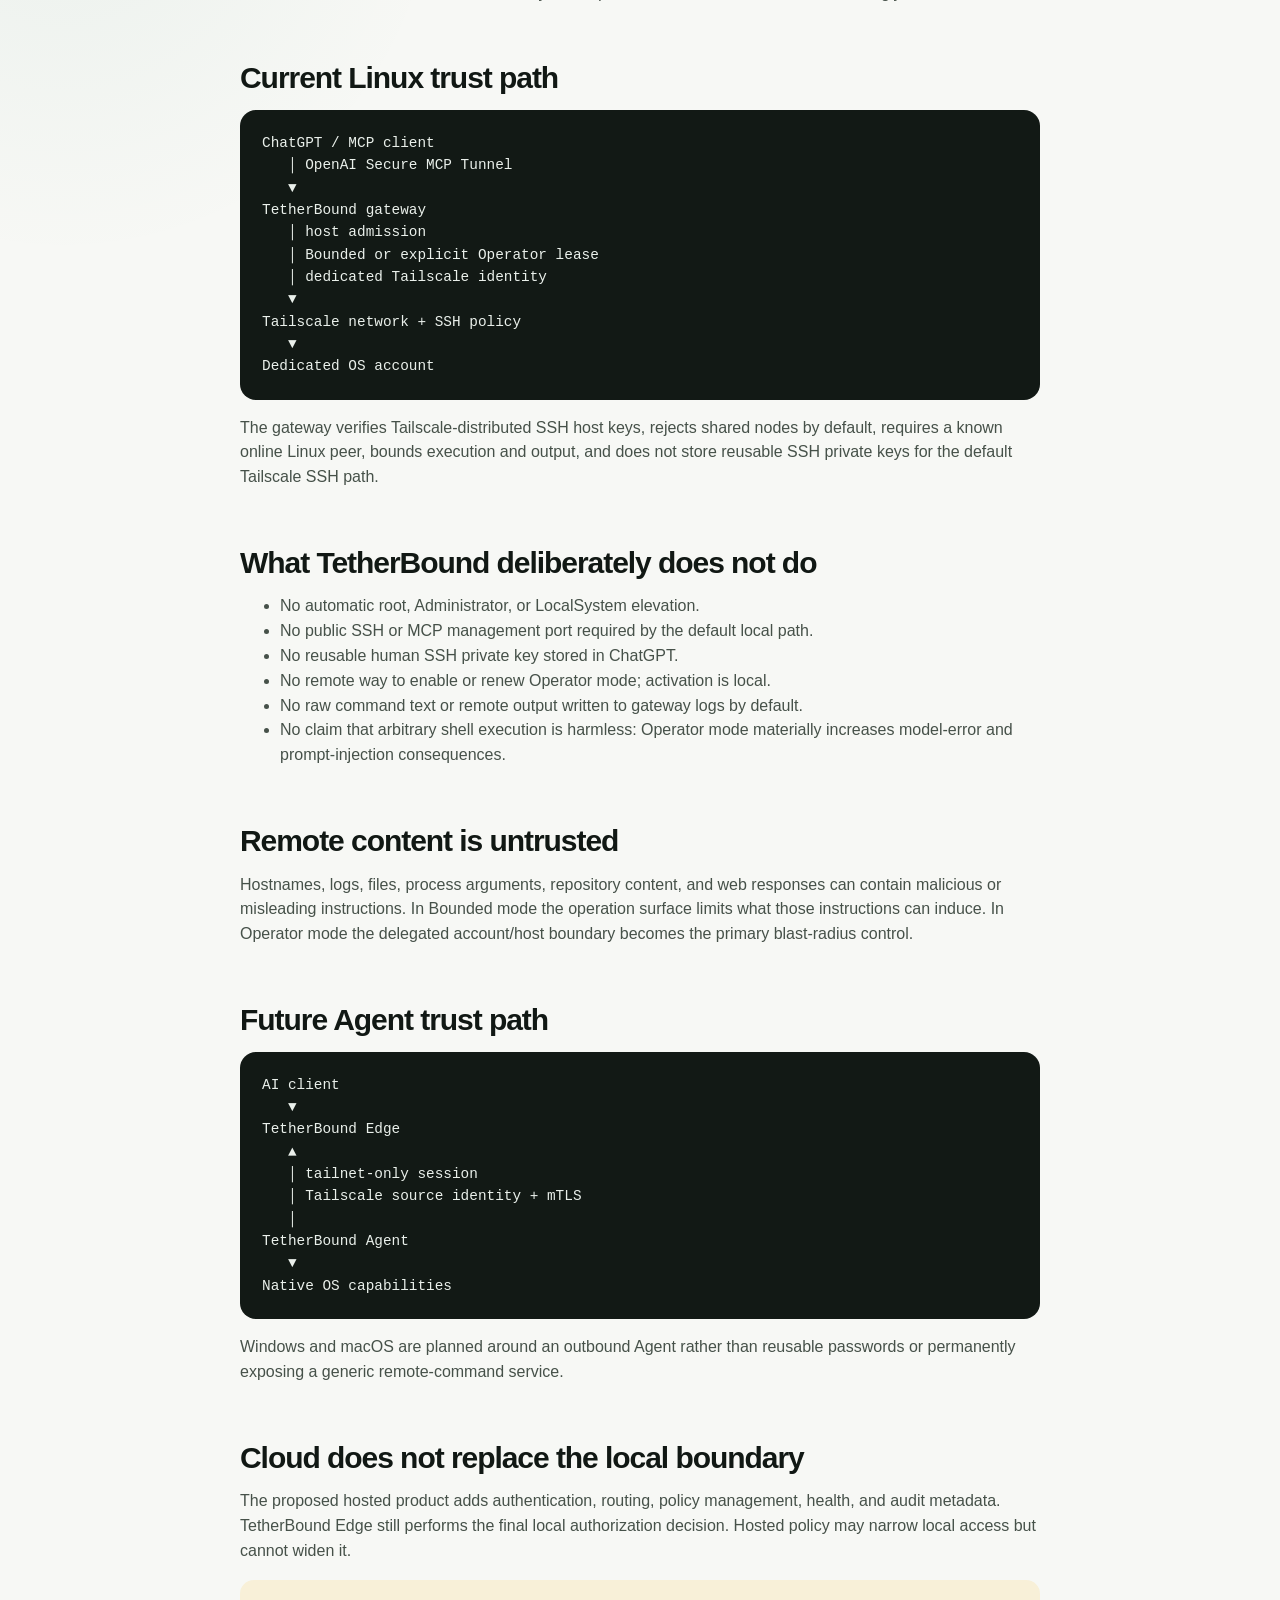
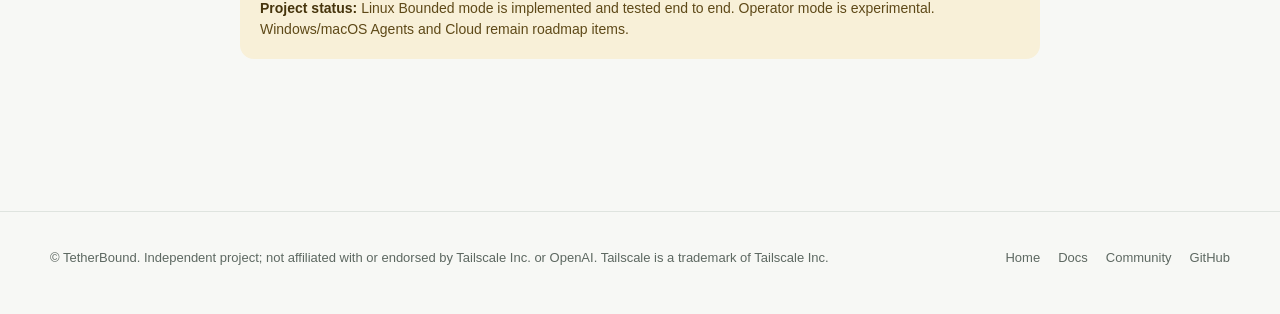
<file: security.html>
<!doctype html><html lang="en"><head><meta charset="utf-8"><meta name="viewport" content="width=device-width,initial-scale=1"><title>Security — TetherBound</title><meta name="description" content="How TetherBound combines Tailscale connectivity and identity with local host admission, Bounded tools, Operator leases, output limits, and explicit trust boundaries."><link rel="canonical" href="https://tetherbound.dev/security.html"><link rel="stylesheet" href="./styles.css"></head><body><header class="site-header"><div class="container nav"><a class="brand" href="./index.html"><span class="brand-mark"></span><span>TetherBound</span></a><nav class="nav-links"><a href="./index.html#how-it-works">How it works</a><a href="./security.html">Security</a><a href="./community.html">Community</a><a href="./cloud.html">Cloud</a><a href="./docs.html">Docs</a></nav><div class="nav-actions"><a class="button small" href="https://github.com/fijimunkii/chatgpt-plugin-tailscale">GitHub</a><a class="button primary small" href="./cloud.html#early-access">Early access</a></div></div></header><main><section class="page-hero"><div class="container"><div class="eyebrow">Security model</div><h1>You choose the boundary.</h1><p>TetherBound builds on Tailscale's private connectivity and machine identity, then adds an AI-specific authorization and execution boundary. The default is narrow; broader access requires explicit local delegation.</p><div class="hero-actions"><a class="button primary" href="https://github.com/fijimunkii/chatgpt-plugin-tailscale/blob/main/docs/threat-model.md">Read the public threat model</a><a class="button" href="https://github.com/fijimunkii/chatgpt-plugin-tailscale/blob/main/docs/operator-mode.md">Operator mode details</a></div></div></section><section class="section compact"><div class="container"><div class="grid-3"><article class="card"><div class="number">Boundary 01</div><h3>Tailscale identity + policy</h3><p>The current Linux path uses a dedicated tagged Tailscale identity with narrowly scoped network and SSH policy.</p></article><article class="card"><div class="number">Boundary 02</div><h3>TetherBound host admission</h3><p>TetherBound independently filters hosts and excludes shared nodes by default. Local policy remains authoritative.</p></article><article class="card"><div class="number">Boundary 03</div><h3>Access mode</h3><p>Bounded mode exposes fixed read-only operations. Operator mode exists only after explicit local opt-in and expires.</p></article></div></div></section><section class="section compact"><div class="container prose"><h2>Where Tailscale ends and TetherBound begins</h2><p><a href="https://tailscale.com/">Tailscale</a> provides the private network and machine identity underneath the current design. TetherBound adds the application layer that decides which hosts an AI may reach, which access mode is active, how execution/output are bounded, and what audit metadata is recorded.</p><p>Both layers must allow the operation. A broad Tailscale rule does not automatically admit a host in TetherBound, and future hosted policy cannot override a local denial.</p><h2>Bounded mode</h2><p>Bounded mode is the default. The MCP surface exposes seven fixed read-only operations. Caller-provided conversation text does not become executable shell text. Exact service allowlists, strict host verification, request limits, command deadlines, and output limits reduce the blast radius further.</p><h2>Operator mode</h2><p>Operator mode is deliberately broader. When locally enabled, it adds <code>operator_exec(host, command, cwd?)</code> for arbitrary POSIX shell execution on admitted Linux hosts. The boundary moves outward from operation-level authorization to an explicitly admitted host + delegated OS account + time-bounded gateway lease.</p><p>TetherBound does not add sudo/root privileges. However, powerful existing account permissions—such as Docker daemon access—can be effectively root-equivalent and should be treated accordingly.</p><h2>Current Linux trust path</h2><pre><code>ChatGPT / MCP client
   │ OpenAI Secure MCP Tunnel
   ▼
TetherBound gateway
   │ host admission
   │ Bounded or explicit Operator lease
   │ dedicated Tailscale identity
   ▼
Tailscale network + SSH policy
   ▼
Dedicated OS account</code></pre><p>The gateway verifies Tailscale-distributed SSH host keys, rejects shared nodes by default, requires a known online Linux peer, bounds execution and output, and does not store reusable SSH private keys for the default Tailscale SSH path.</p><h2>What TetherBound deliberately does not do</h2><ul><li>No automatic root, Administrator, or LocalSystem elevation.</li><li>No public SSH or MCP management port required by the default local path.</li><li>No reusable human SSH private key stored in ChatGPT.</li><li>No remote way to enable or renew Operator mode; activation is local.</li><li>No raw command text or remote output written to gateway logs by default.</li><li>No claim that arbitrary shell execution is harmless: Operator mode materially increases model-error and prompt-injection consequences.</li></ul><h2>Remote content is untrusted</h2><p>Hostnames, logs, files, process arguments, repository content, and web responses can contain malicious or misleading instructions. In Bounded mode the operation surface limits what those instructions can induce. In Operator mode the delegated account/host boundary becomes the primary blast-radius control.</p><h2>Future Agent trust path</h2><pre><code>AI client
   ▼
TetherBound Edge
   ▲
   │ tailnet-only session
   │ Tailscale source identity + mTLS
   │
TetherBound Agent
   ▼
Native OS capabilities</code></pre><p>Windows and macOS are planned around an outbound Agent rather than reusable passwords or permanently exposing a generic remote-command service.</p><h2>Cloud does not replace the local boundary</h2><p>The proposed hosted product adds authentication, routing, policy management, health, and audit metadata. TetherBound Edge still performs the final local authorization decision. Hosted policy may narrow local access but cannot widen it.</p><div class="notice"><strong>Project status:</strong> Linux Bounded mode is implemented and tested end to end. Operator mode is experimental. Windows/macOS Agents and Cloud remain roadmap items.</div></div></section></main><footer class="site-footer"><div class="container footer-row"><div>© TetherBound. Independent project; not affiliated with or endorsed by Tailscale Inc. or OpenAI. Tailscale is a trademark of Tailscale Inc.</div><div class="footer-links"><a href="./index.html">Home</a><a href="./docs.html">Docs</a><a href="./community.html">Community</a><a href="https://github.com/fijimunkii/chatgpt-plugin-tailscale">GitHub</a></div></div></footer></body></html>
</file>
<file: styles.css>
:root {--bg:#f7f8f5;--surface:rgba(255,255,255,.82);--surface-solid:#fff;--ink:#111814;--muted:#5d6861;--line:#dfe4df;--line-strong:#cbd3cc;--accent:#136f52;--accent-dark:#0c543d;--accent-soft:#e5f2ec;--warning:#7a5b12;--warning-soft:#f8f0d8;--shadow:0 24px 80px rgba(26,39,31,.09);--radius-sm:12px;--radius-md:20px;--radius-lg:32px;--max:1180px}*{box-sizing:border-box}html{scroll-behavior:smooth}body{margin:0;color:var(--ink);background:radial-gradient(circle at 80% 0%,rgba(19,111,82,.09),transparent 31rem),radial-gradient(circle at 5% 42%,rgba(19,111,82,.05),transparent 24rem),var(--bg);font-family:Inter,ui-sans-serif,-apple-system,BlinkMacSystemFont,"Segoe UI",sans-serif;line-height:1.55;-webkit-font-smoothing:antialiased}a{color:inherit}img,svg{max-width:100%}.container{width:min(calc(100% - 40px),var(--max));margin-inline:auto}.site-header{position:sticky;top:0;z-index:20;backdrop-filter:blur(18px);background:rgba(247,248,245,.82);border-bottom:1px solid rgba(203,211,204,.7)}.nav{min-height:72px;display:flex;align-items:center;gap:28px}.brand{display:inline-flex;align-items:center;gap:10px;text-decoration:none;font-weight:720;letter-spacing:-.025em;white-space:nowrap}.brand-mark{position:relative;width:30px;height:30px;border-radius:9px;background:var(--ink);box-shadow:inset 0 0 0 1px rgba(255,255,255,.06)}.brand-mark:before,.brand-mark:after{content:"";position:absolute;left:7px;right:7px;height:2px;border-radius:999px;background:#f7f8f5}.brand-mark:before{top:10px;transform:rotate(18deg)}.brand-mark:after{bottom:10px;transform:rotate(-18deg)}.nav-links{display:flex;align-items:center;gap:24px;margin-left:auto;font-size:14px;color:var(--muted)}.nav-links a{text-decoration:none}.nav-links a:hover{color:var(--ink)}.nav-actions{display:flex;gap:10px}.button{display:inline-flex;align-items:center;justify-content:center;gap:8px;min-height:44px;padding:0 18px;border:1px solid var(--line-strong);border-radius:999px;text-decoration:none;font-weight:650;font-size:14px;background:rgba(255,255,255,.7);transition:transform .16s ease,border-color .16s ease,background .16s ease}.button:hover{transform:translateY(-1px);border-color:#aeb9b0}.button.primary{background:var(--ink);color:#fff;border-color:var(--ink)}.button.primary:hover{background:#26312b}.button.accent{background:var(--accent);color:#fff;border-color:var(--accent)}.button.accent:hover{background:var(--accent-dark)}.button.small{min-height:38px;padding-inline:15px}.hero{padding:112px 0 72px}.eyebrow{display:inline-flex;align-items:center;gap:9px;color:var(--accent-dark);font-size:13px;font-weight:700;letter-spacing:.04em;text-transform:uppercase}.eyebrow:before{content:"";width:7px;height:7px;border-radius:999px;background:var(--accent);box-shadow:0 0 0 5px var(--accent-soft)}.hero h1{max-width:960px;margin:22px 0 26px;font-size:clamp(52px,7.5vw,94px);line-height:.96;letter-spacing:-.062em;font-weight:720}.hero .lede{max-width:760px;margin:0;color:var(--muted);font-size:clamp(19px,2.2vw,25px);line-height:1.45;letter-spacing:-.018em}.hero-actions{display:flex;flex-wrap:wrap;gap:12px;margin-top:34px}.trust-row{display:flex;flex-wrap:wrap;gap:12px 24px;margin-top:36px;color:var(--muted);font-size:13px}.trust-row span:before{content:"✓";margin-right:7px;color:var(--accent);font-weight:800}.panel{border:1px solid var(--line);border-radius:var(--radius-lg);background:var(--surface);box-shadow:var(--shadow)}.architecture{margin:36px 0 110px;padding:34px;overflow:hidden}.architecture-grid{display:grid;grid-template-columns:1fr auto 1.2fr auto 1.35fr;align-items:stretch;gap:18px}.node{min-height:175px;padding:24px;border:1px solid var(--line);border-radius:var(--radius-md);background:var(--surface-solid)}.node.dark{background:var(--ink);color:#fff;border-color:var(--ink)}.node .node-label{font-size:12px;text-transform:uppercase;letter-spacing:.08em;opacity:.58;font-weight:700}.node h3{margin:30px 0 6px;font-size:22px;letter-spacing:-.035em}.node p{margin:0;font-size:14px;color:var(--muted)}.node.dark p{color:rgba(255,255,255,.65)}.arrow{display:grid;place-items:center;color:#9ba69d;font-size:22px}.platforms{display:grid;gap:10px;margin-top:18px}.platform{display:flex;align-items:center;justify-content:space-between;gap:12px;padding:9px 11px;border-radius:10px;background:#f2f4f1;font-size:13px}.badge{display:inline-flex;align-items:center;min-height:24px;padding:0 9px;border-radius:999px;font-size:11px;font-weight:750;letter-spacing:.02em;background:var(--accent-soft);color:var(--accent-dark)}.badge.planned{background:#eceeeb;color:#647068}.badge.cloud{background:var(--warning-soft);color:var(--warning)}.section{padding:98px 0}.section.compact{padding:72px 0}.section-head{max-width:760px;margin-bottom:42px}.section h2{margin:12px 0 16px;font-size:clamp(36px,5vw,58px);line-height:1.02;letter-spacing:-.052em}.section-head p,.section-intro{color:var(--muted);font-size:18px;margin:0}.grid-3{display:grid;grid-template-columns:repeat(3,1fr);gap:18px}.grid-2{display:grid;grid-template-columns:repeat(2,1fr);gap:18px}.card{padding:28px;border:1px solid var(--line);border-radius:var(--radius-md);background:rgba(255,255,255,.62)}.card h3{margin:16px 0 9px;font-size:20px;letter-spacing:-.025em}.card p{margin:0;color:var(--muted);font-size:15px}.card .number{color:var(--accent);font-size:13px;font-weight:800}.feature-list{display:grid;gap:0;border-top:1px solid var(--line)}.feature{display:grid;grid-template-columns:220px 1fr;gap:28px;padding:26px 0;border-bottom:1px solid var(--line)}.feature h3{margin:0;font-size:17px;letter-spacing:-.02em}.feature p{margin:0;color:var(--muted)}.split{display:grid;grid-template-columns:1fr 1fr;gap:18px}.edition{padding:36px}.edition h3{font-size:30px;margin:8px 0 10px;letter-spacing:-.04em}.edition>p{color:var(--muted)}.edition ul{list-style:none;padding:0;margin:26px 0 30px;display:grid;gap:12px}.edition li{display:flex;gap:10px;align-items:flex-start}.edition li:before{content:"✓";color:var(--accent);font-weight:800}.callout{padding:46px;background:var(--ink);color:#fff;border-radius:var(--radius-lg);overflow:hidden;position:relative}.callout:after{content:"";position:absolute;width:320px;height:320px;border:1px solid rgba(255,255,255,.12);border-radius:50%;right:-110px;top:-110px;box-shadow:0 0 0 70px rgba(255,255,255,.025),0 0 0 140px rgba(255,255,255,.018)}.callout h2{max-width:800px;margin:0 0 18px;font-size:clamp(38px,5vw,64px);letter-spacing:-.055em;line-height:1}.callout p{max-width:680px;color:rgba(255,255,255,.67);font-size:18px}.callout .hero-actions{position:relative;z-index:1}.callout .button{border-color:rgba(255,255,255,.25);background:rgba(255,255,255,.08);color:#fff}.callout .button.primary{color:var(--ink);background:#fff;border-color:#fff}.page-hero{padding:90px 0 50px}.page-hero h1{margin:14px 0 18px;font-size:clamp(48px,7vw,76px);letter-spacing:-.058em;line-height:.98}.page-hero p{max-width:760px;color:var(--muted);font-size:20px}.prose{max-width:800px}.prose h2{margin-top:58px;font-size:30px;letter-spacing:-.035em}.prose h3{margin-top:32px;font-size:20px;letter-spacing:-.02em}.prose p,.prose li{color:#465149}.prose a{color:var(--accent-dark)}.prose code{background:#e9ece8;padding:.13em .36em;border-radius:6px;font-family:ui-monospace,SFMono-Regular,Menlo,monospace;font-size:.9em}.prose pre{overflow:auto;padding:22px;border-radius:16px;background:#121915;color:#eaf0eb}.prose pre code{background:transparent;padding:0;color:inherit}.docs-grid{display:grid;grid-template-columns:repeat(2,1fr);gap:16px}.doc-link{display:block;padding:26px;border:1px solid var(--line);border-radius:18px;text-decoration:none;background:rgba(255,255,255,.65)}.doc-link:hover{border-color:var(--line-strong);background:#fff}.doc-link strong{display:block;margin-bottom:7px;font-size:17px}.doc-link span{color:var(--muted);font-size:14px}.status-table{width:100%;border-collapse:collapse;margin-top:24px}.status-table th,.status-table td{padding:15px 14px;border-bottom:1px solid var(--line);text-align:left;vertical-align:top}.status-table th{color:var(--muted);font-size:12px;text-transform:uppercase;letter-spacing:.06em}.faq{display:grid;gap:0}.faq details{padding:22px 0;border-bottom:1px solid var(--line)}.faq summary{cursor:pointer;font-weight:700;font-size:18px;letter-spacing:-.02em}.faq details p{max-width:760px;color:var(--muted)}.site-footer{margin-top:80px;padding:36px 0 46px;border-top:1px solid var(--line);color:var(--muted);font-size:13px}.footer-row{display:flex;justify-content:space-between;gap:24px;align-items:center}.footer-links{display:flex;gap:18px;flex-wrap:wrap}.footer-links a{text-decoration:none}.notice{padding:18px 20px;border-radius:14px;background:var(--warning-soft);color:#5e4918;font-size:14px}.notice strong{color:#46340c}.foundation-section{padding-top:0!important}.foundation-panel{padding:34px;display:grid;grid-template-columns:minmax(0,.9fr) minmax(0,1.1fr);gap:48px;align-items:start;overflow:hidden}.foundation-panel>*{min-width:0;max-width:100%}.foundation-panel h2{font-size:clamp(30px,4vw,46px);margin:14px 0 0;max-width:100%;overflow-wrap:break-word}.foundation-copy{min-width:0;max-width:100%;overflow-wrap:anywhere}.foundation-copy p{margin:0;color:var(--muted);font-size:17px;max-width:100%}.foundation-copy p+p{margin-top:12px}.foundation-copy a{color:var(--accent-dark);font-weight:700}.foundation-copy .foundation-note{font-size:12px;color:#78827b}.network-heading{margin-top:18px!important;font-size:18px!important}@media(max-width:920px){.nav-links{display:none}.architecture-grid{grid-template-columns:1fr}.arrow{transform:rotate(90deg);min-height:26px}.grid-3{grid-template-columns:1fr}.grid-2,.split,.docs-grid{grid-template-columns:1fr}.feature{grid-template-columns:1fr;gap:8px}.foundation-panel{grid-template-columns:minmax(0,1fr);gap:20px}}@media(max-width:620px){.container{width:min(calc(100% - 28px),var(--max))}.site-header .nav{min-height:64px}.nav-actions .button:first-child{display:none}.hero{padding-top:76px}.architecture{padding:18px;margin-bottom:76px}.section{padding:72px 0}.callout{padding:30px}.foundation-panel{padding:24px}.footer-row{flex-direction:column;align-items:flex-start}}@media(prefers-reduced-motion:reduce){html{scroll-behavior:auto}*,*:before,*:after{transition:none!important}}
</file>
